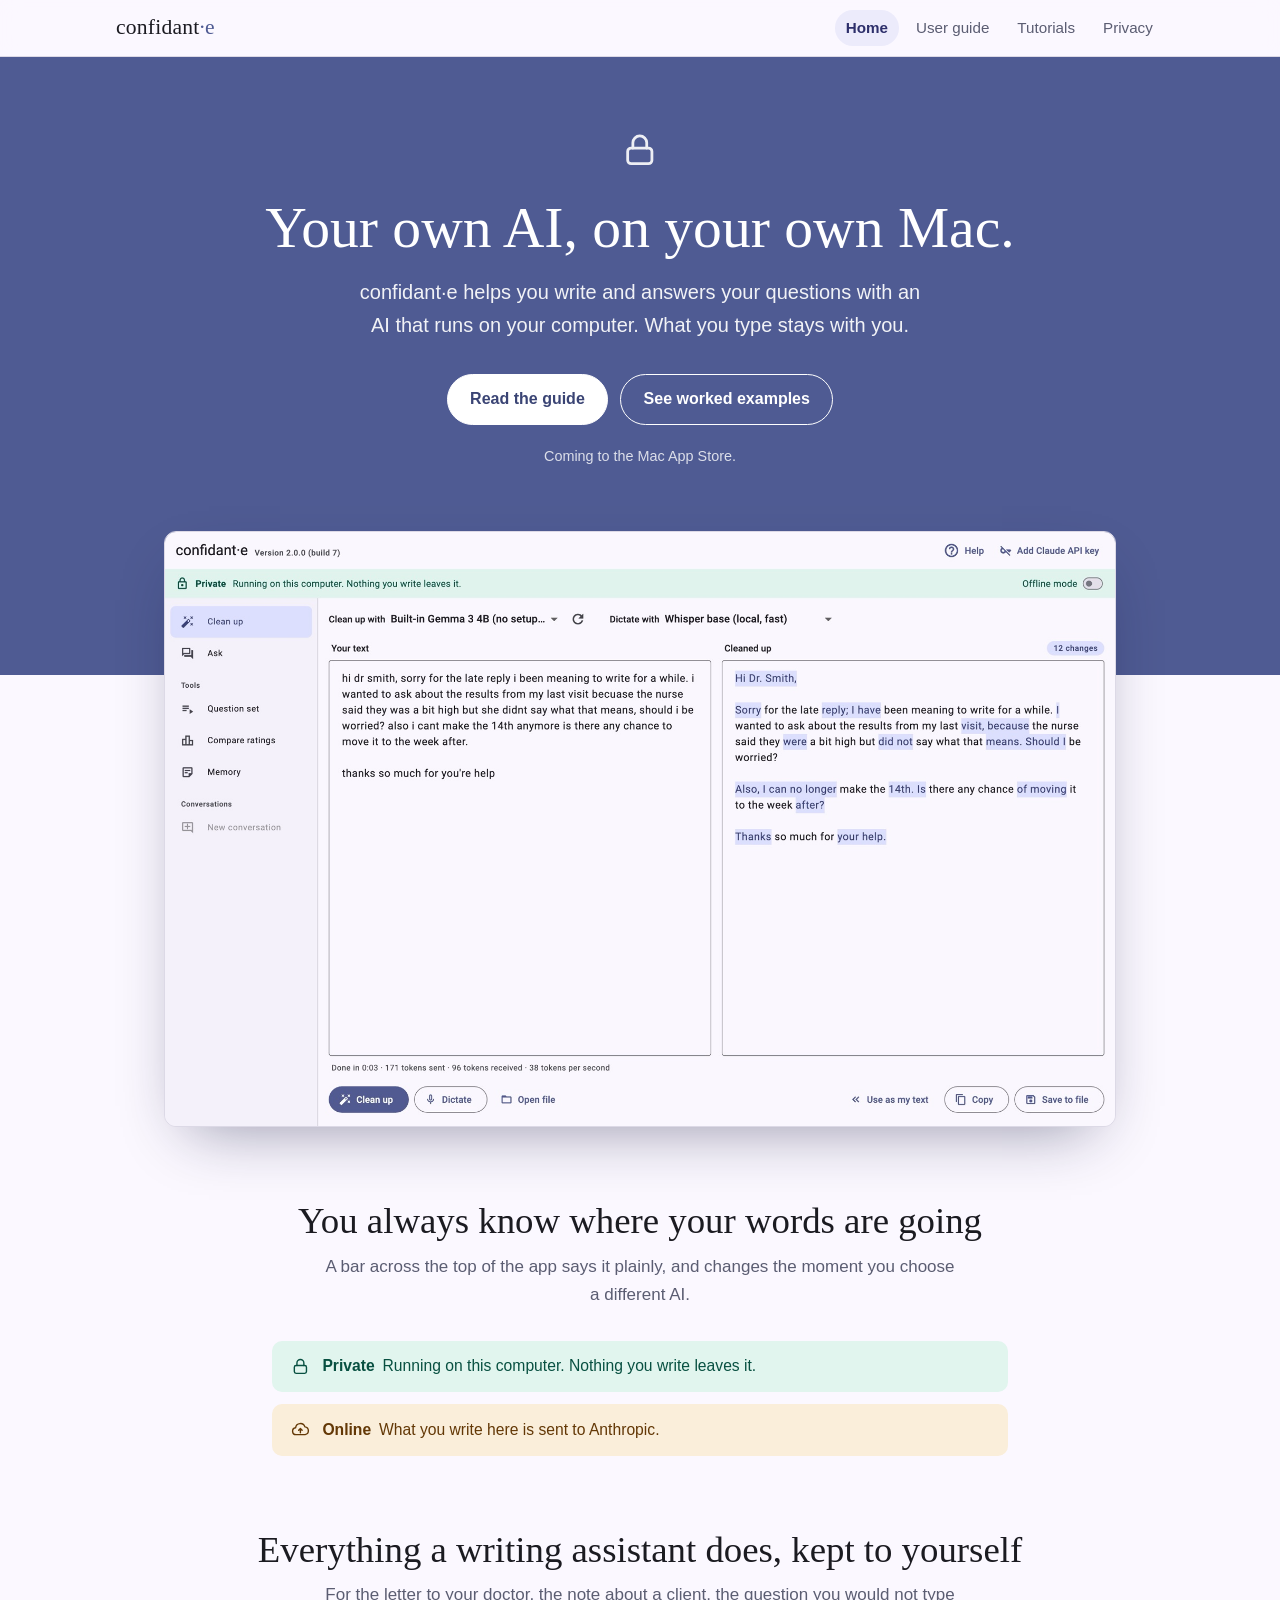
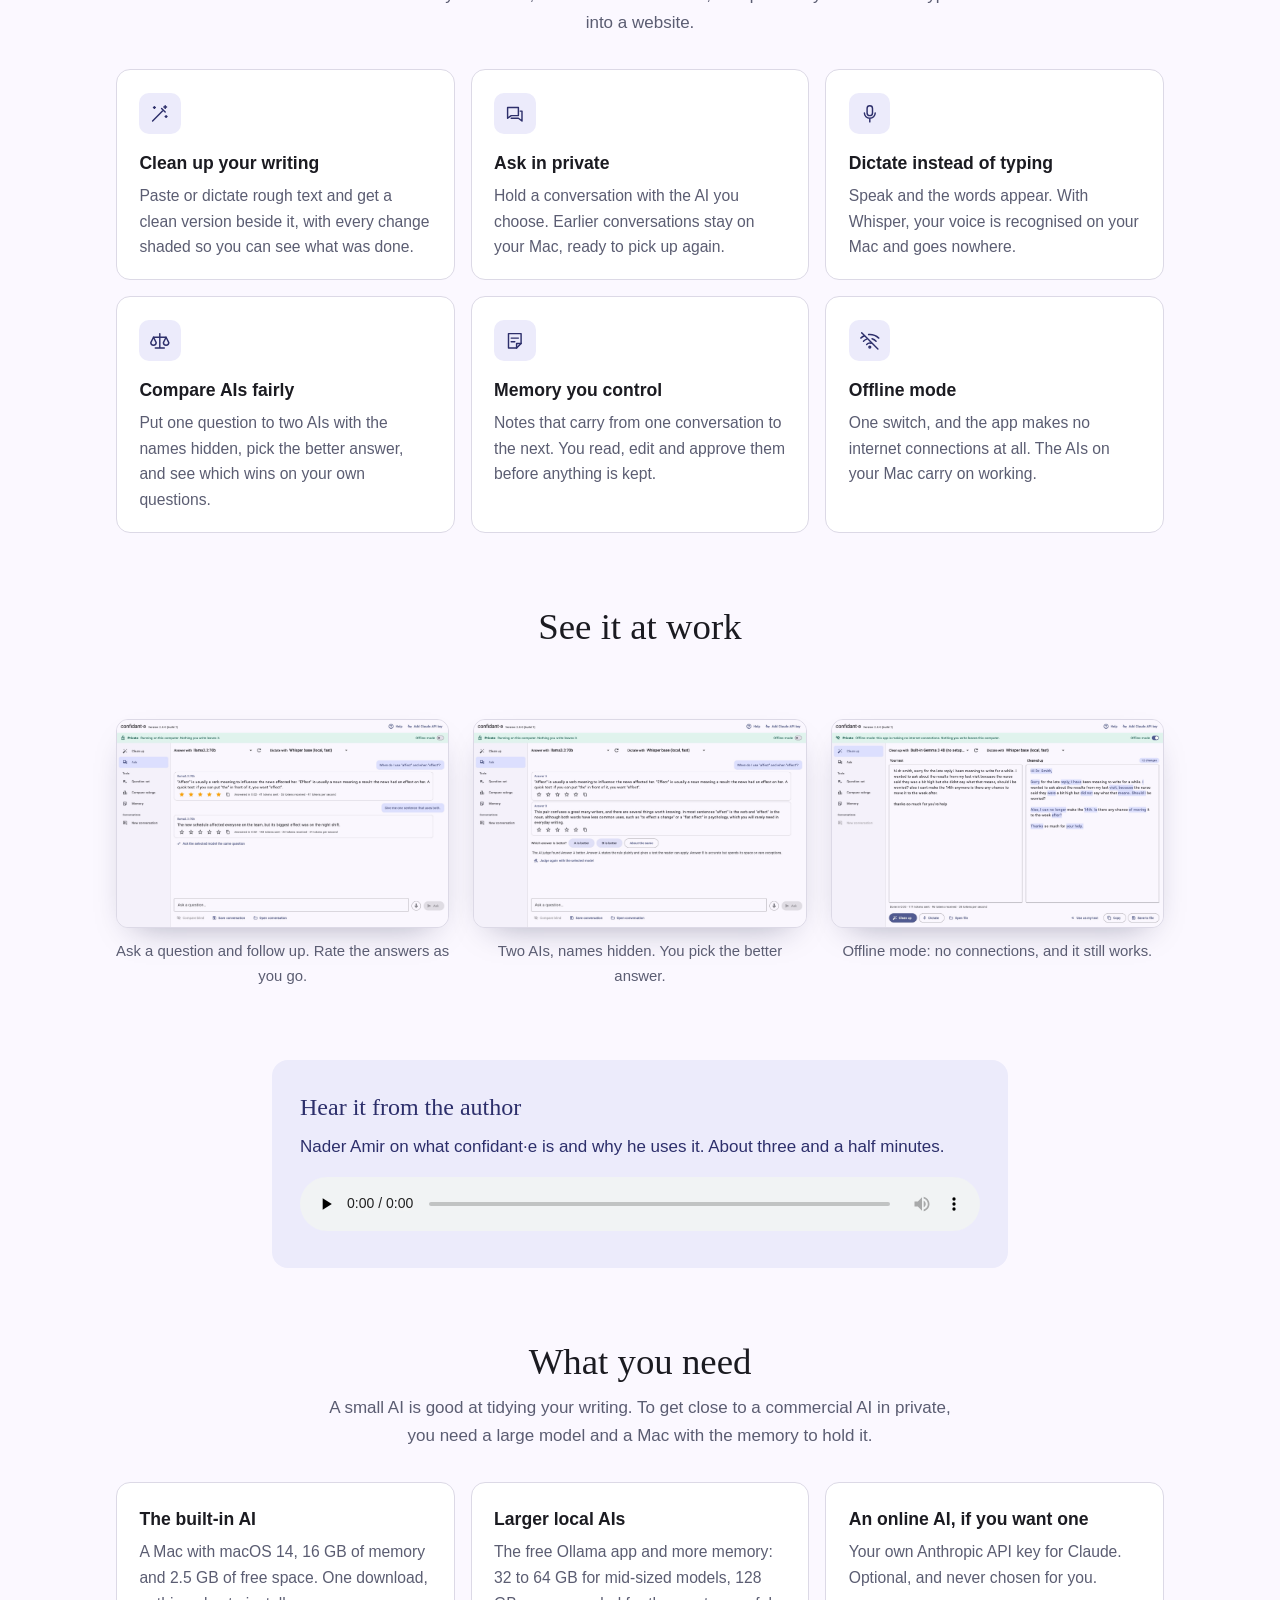
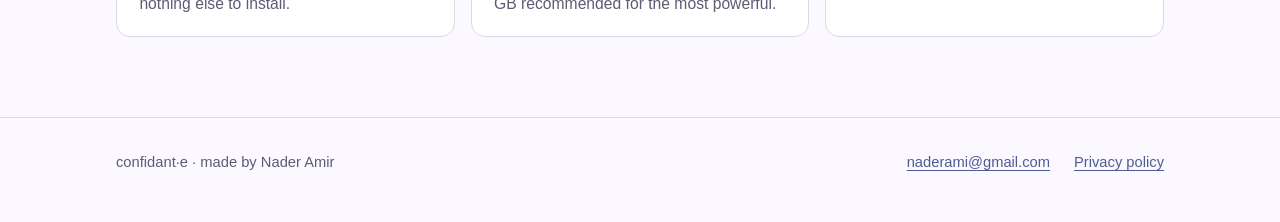
<file: index.html>
<!doctype html>
<html lang="en">
<head>
<meta charset="utf-8">
<meta name="viewport" content="width=device-width, initial-scale=1">
<title>confidant·e: your own AI, on your own Mac</title>
<meta name="description" content="A private writing and AI assistant for the Mac. The AI runs on your own computer, so what you type stays with you.">
<link rel="stylesheet" href="site.css">
</head>
<body>
<header class="top"><div class="wrap">
<a class="brand" href="./">confidant<span>·e</span></a>
<nav><a href="./" class=here>Home</a><a href="guide.html">User guide</a><a href="tutorials.html">Tutorials</a><a href="privacy.html">Privacy</a></nav>
</div></header>

<div class="hero"><div class="wrap">
<svg viewBox="0 0 24 24" fill="none" stroke="currentColor" stroke-width="1.6" stroke-linecap="round" stroke-linejoin="round" aria-hidden="true"><rect x="5" y="11" width="14" height="9" rx="2"/><path d="M8 11V8a4 4 0 0 1 8 0v3"/></svg>
<h1>Your own AI, on your own Mac.</h1>
<p class="lead">confidant·e helps you write and answers your questions with an AI that runs on your computer. What you type stays with you.</p>
<div class="buttons">
<a class="button solid" href="guide.html">Read the guide</a>
<a class="button line" href="tutorials.html">See worked examples</a>
</div>
<p class="soon">Coming to the Mac App Store.</p>
</div></div>
<div class="shot"><img src="img/01-clean-up.jpg" width="1800" height="1125" alt="confidant·e cleaning up a rough letter, with the changed words shaded and a green Private bar across the top"></div>

<section class="center"><div class="wrap">
<h2>You always know where your words are going</h2>
<p class="intro">A bar across the top of the app says it plainly, and changes the moment you choose a different AI.</p>
<div class="bars">
<div class="bar private"><svg viewBox="0 0 24 24" fill="none" stroke="currentColor" stroke-width="1.6" stroke-linecap="round" stroke-linejoin="round" aria-hidden="true"><rect x="5" y="11" width="14" height="9" rx="2"/><path d="M8 11V8a4 4 0 0 1 8 0v3"/></svg><span><b>Private</b>&ensp;Running on this computer. Nothing you write leaves it.</span></div>
<div class="bar online"><svg viewBox="0 0 24 24" fill="none" stroke="currentColor" stroke-width="1.6" stroke-linecap="round" stroke-linejoin="round" aria-hidden="true"><path d="M7 18a4 4 0 0 1-.5-7.97A5.5 5.5 0 0 1 17.2 9.1 4.5 4.5 0 0 1 17.5 18H7z"/><path d="M12 16v-5m0 0-2 2m2-2 2 2"/></svg><span><b>Online</b>&ensp;What you write here is sent to Anthropic.</span></div>
</div>
</div></section>

<section class="center"><div class="wrap">
<h2>Everything a writing assistant does, kept to yourself</h2>
<p class="intro">For the letter to your doctor, the note about a client, the question you would not type into a website.</p>
<div class="grid">
<div class="card"><div class="icon"><svg viewBox="0 0 24 24" fill="none" stroke="currentColor" stroke-width="1.6" stroke-linecap="round" stroke-linejoin="round" aria-hidden="true"><path d="m4 20 11-11"/><path d="m14 6 4 4"/><path d="M18 3v3m-1.5-1.5h3M6 4v2M5 5h2m12 9v2m-1-1h2"/></svg></div><h3>Clean up your writing</h3><p>Paste or dictate rough text and get a clean version beside it, with every change shaded so you can see what was done.</p></div>
<div class="card"><div class="icon"><svg viewBox="0 0 24 24" fill="none" stroke="currentColor" stroke-width="1.6" stroke-linecap="round" stroke-linejoin="round" aria-hidden="true"><path d="M4 5h12v9H8l-4 3z"/><path d="M8 17h8l4 3V9h-2"/></svg></div><h3>Ask in private</h3><p>Hold a conversation with the AI you choose. Earlier conversations stay on your Mac, ready to pick up again.</p></div>
<div class="card"><div class="icon"><svg viewBox="0 0 24 24" fill="none" stroke="currentColor" stroke-width="1.6" stroke-linecap="round" stroke-linejoin="round" aria-hidden="true"><rect x="9" y="3" width="6" height="11" rx="3"/><path d="M6 11a6 6 0 0 0 12 0M12 17v4"/></svg></div><h3>Dictate instead of typing</h3><p>Speak and the words appear. With Whisper, your voice is recognised on your Mac and goes nowhere.</p></div>
<div class="card"><div class="icon"><svg viewBox="0 0 24 24" fill="none" stroke="currentColor" stroke-width="1.6" stroke-linecap="round" stroke-linejoin="round" aria-hidden="true"><path d="M12 4v16M7 20h10M5 8h14"/><path d="m5 8-3 6a3 3 0 0 0 6 0zm14 0-3 6a3 3 0 0 0 6 0z"/></svg></div><h3>Compare AIs fairly</h3><p>Put one question to two AIs with the names hidden, pick the better answer, and see which wins on your own questions.</p></div>
<div class="card"><div class="icon"><svg viewBox="0 0 24 24" fill="none" stroke="currentColor" stroke-width="1.6" stroke-linecap="round" stroke-linejoin="round" aria-hidden="true"><path d="M5 4h14v11l-5 5H5z"/><path d="M14 20v-5h5M8 9h8M8 13h4"/></svg></div><h3>Memory you control</h3><p>Notes that carry from one conversation to the next. You read, edit and approve them before anything is kept.</p></div>
<div class="card"><div class="icon"><svg viewBox="0 0 24 24" fill="none" stroke="currentColor" stroke-width="1.6" stroke-linecap="round" stroke-linejoin="round" aria-hidden="true"><path d="M3 3l18 18"/><path d="M5 12.5a10 10 0 0 1 3.5-2.3M2 9a15 15 0 0 1 4-2.6M10.7 5.1A15 15 0 0 1 22 9M14.5 9.7A10 10 0 0 1 19 12.5M8.5 16a5 5 0 0 1 5-1.3"/><circle cx="12" cy="19" r="1"/></svg></div><h3>Offline mode</h3><p>One switch, and the app makes no internet connections at all. The AIs on your Mac carry on working.</p></div>
</div>
</div></section>

<section class="center"><div class="wrap">
<h2>See it at work</h2>
<p class="intro">&nbsp;</p>
<div class="gallery">
<figure><img loading="lazy" src="img/02-ask.jpg" width="1800" height="1125" alt="A conversation in Ask mode with a rated answer"><figcaption>Ask a question and follow up. Rate the answers as you go.</figcaption></figure>
<figure><img loading="lazy" src="img/03-compare-blind.jpg" width="1800" height="1125" alt="Two unnamed answers to the same question, with buttons to pick the better one"><figcaption>Two AIs, names hidden. You pick the better answer.</figcaption></figure>
<figure><img loading="lazy" src="img/05-offline-mode.jpg" width="1800" height="1125" alt="The app with Offline mode switched on"><figcaption>Offline mode: no connections, and it still works.</figcaption></figure>
</div>
</div></section>

<section><div class="wrap">
<div class="listen">
<h2>Hear it from the author</h2>
<p>Nader Amir on what confidant·e is and why he uses it. About three and a half minutes.</p>
<audio controls preload="none" src="audio/00-intro.m4a"></audio>
</div>
</div></section>
<section class="center"><div class="wrap">
<h2>What you need</h2>
<p class="intro">A small AI is good at tidying your writing. To get close to a commercial AI in private, you need a large model and a Mac with the memory to hold it.</p>
<div class="grid">
<div class="card"><h3 style="margin-top:0">The built-in AI</h3><p>A Mac with macOS 14, 16 GB of memory and 2.5 GB of free space. One download, nothing else to install.</p></div>
<div class="card"><h3 style="margin-top:0">Larger local AIs</h3><p>The free Ollama app and more memory: 32 to 64 GB for mid-sized models, 128 GB recommended for the most powerful.</p></div>
<div class="card"><h3 style="margin-top:0">An online AI, if you want one</h3><p>Your own Anthropic API key for Claude. Optional, and never chosen for you.</p></div>
</div>
</div></section>

<footer><div class="wrap">
<span>confidant·e · made by Nader Amir</span>
<a href="mailto:naderami@gmail.com">naderami@gmail.com</a>
<a href="privacy.html">Privacy policy</a>
</div></footer>
</body>
</html>
</file>
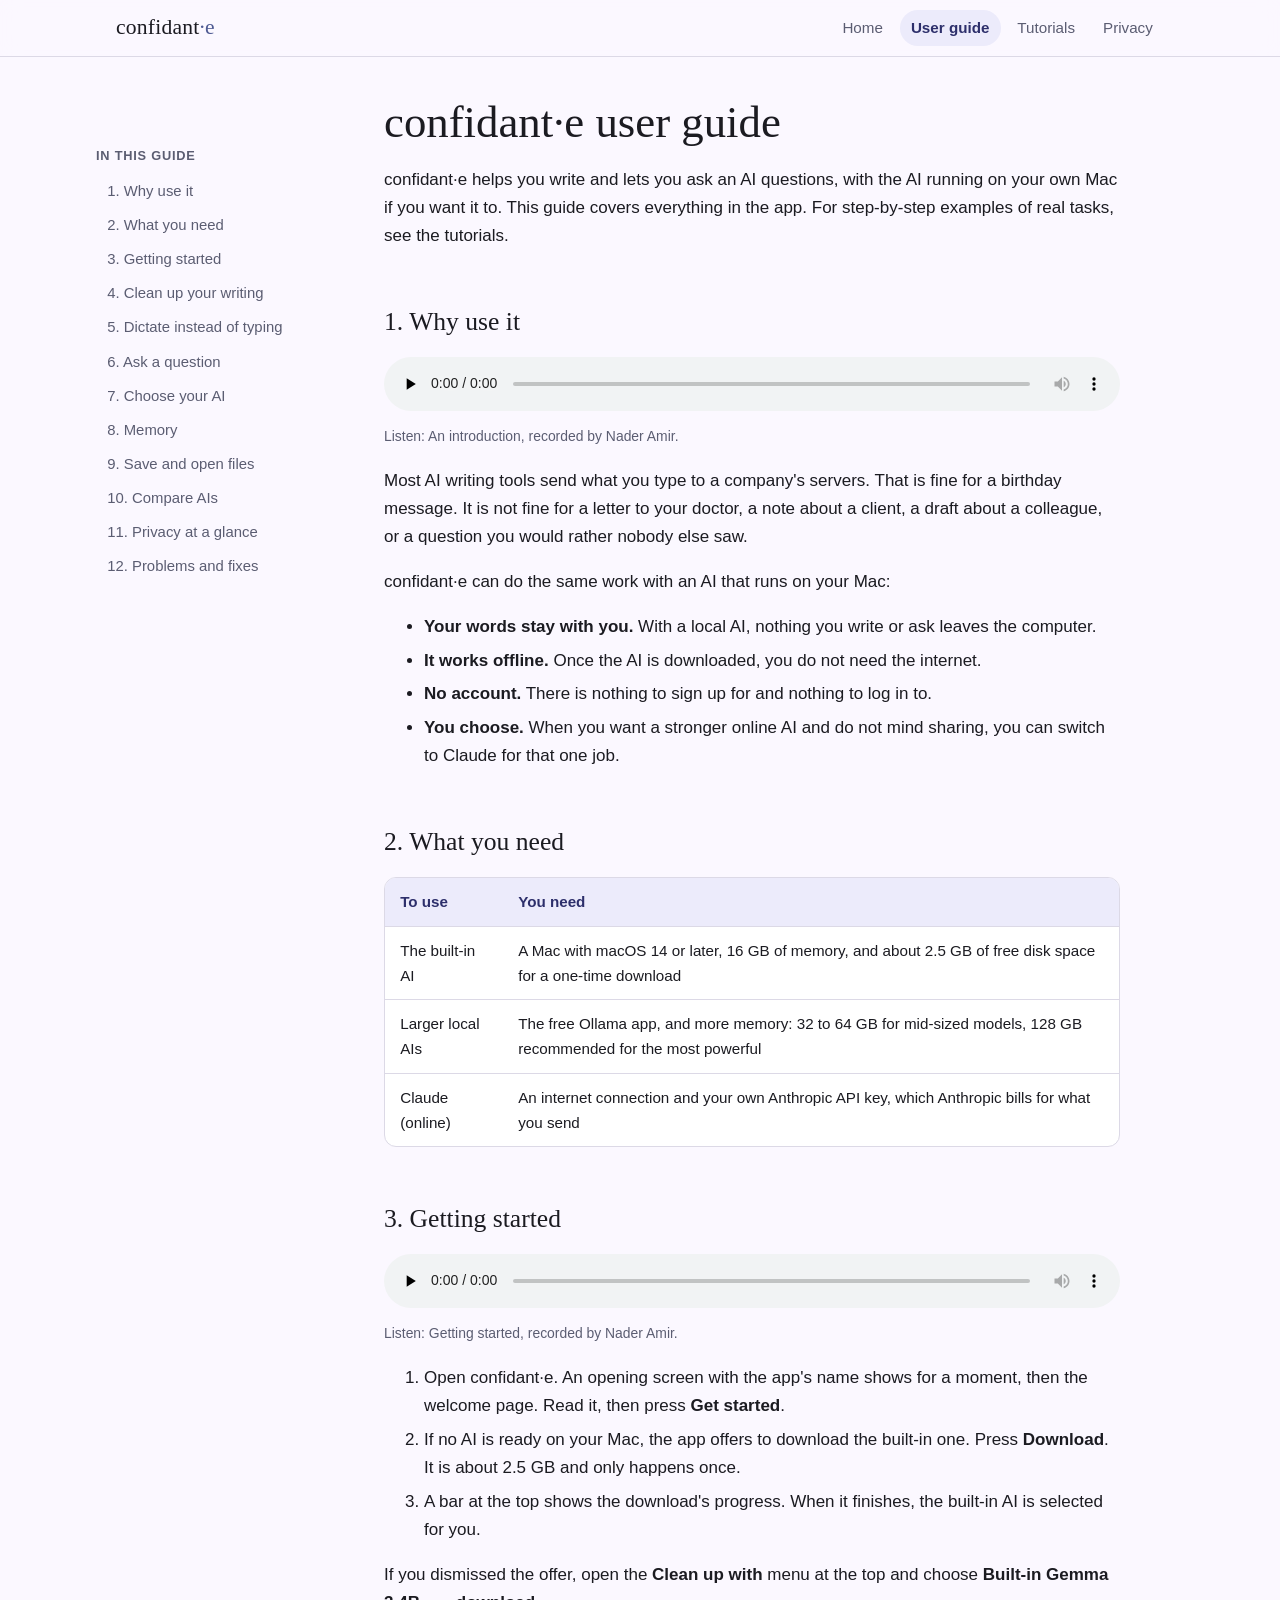
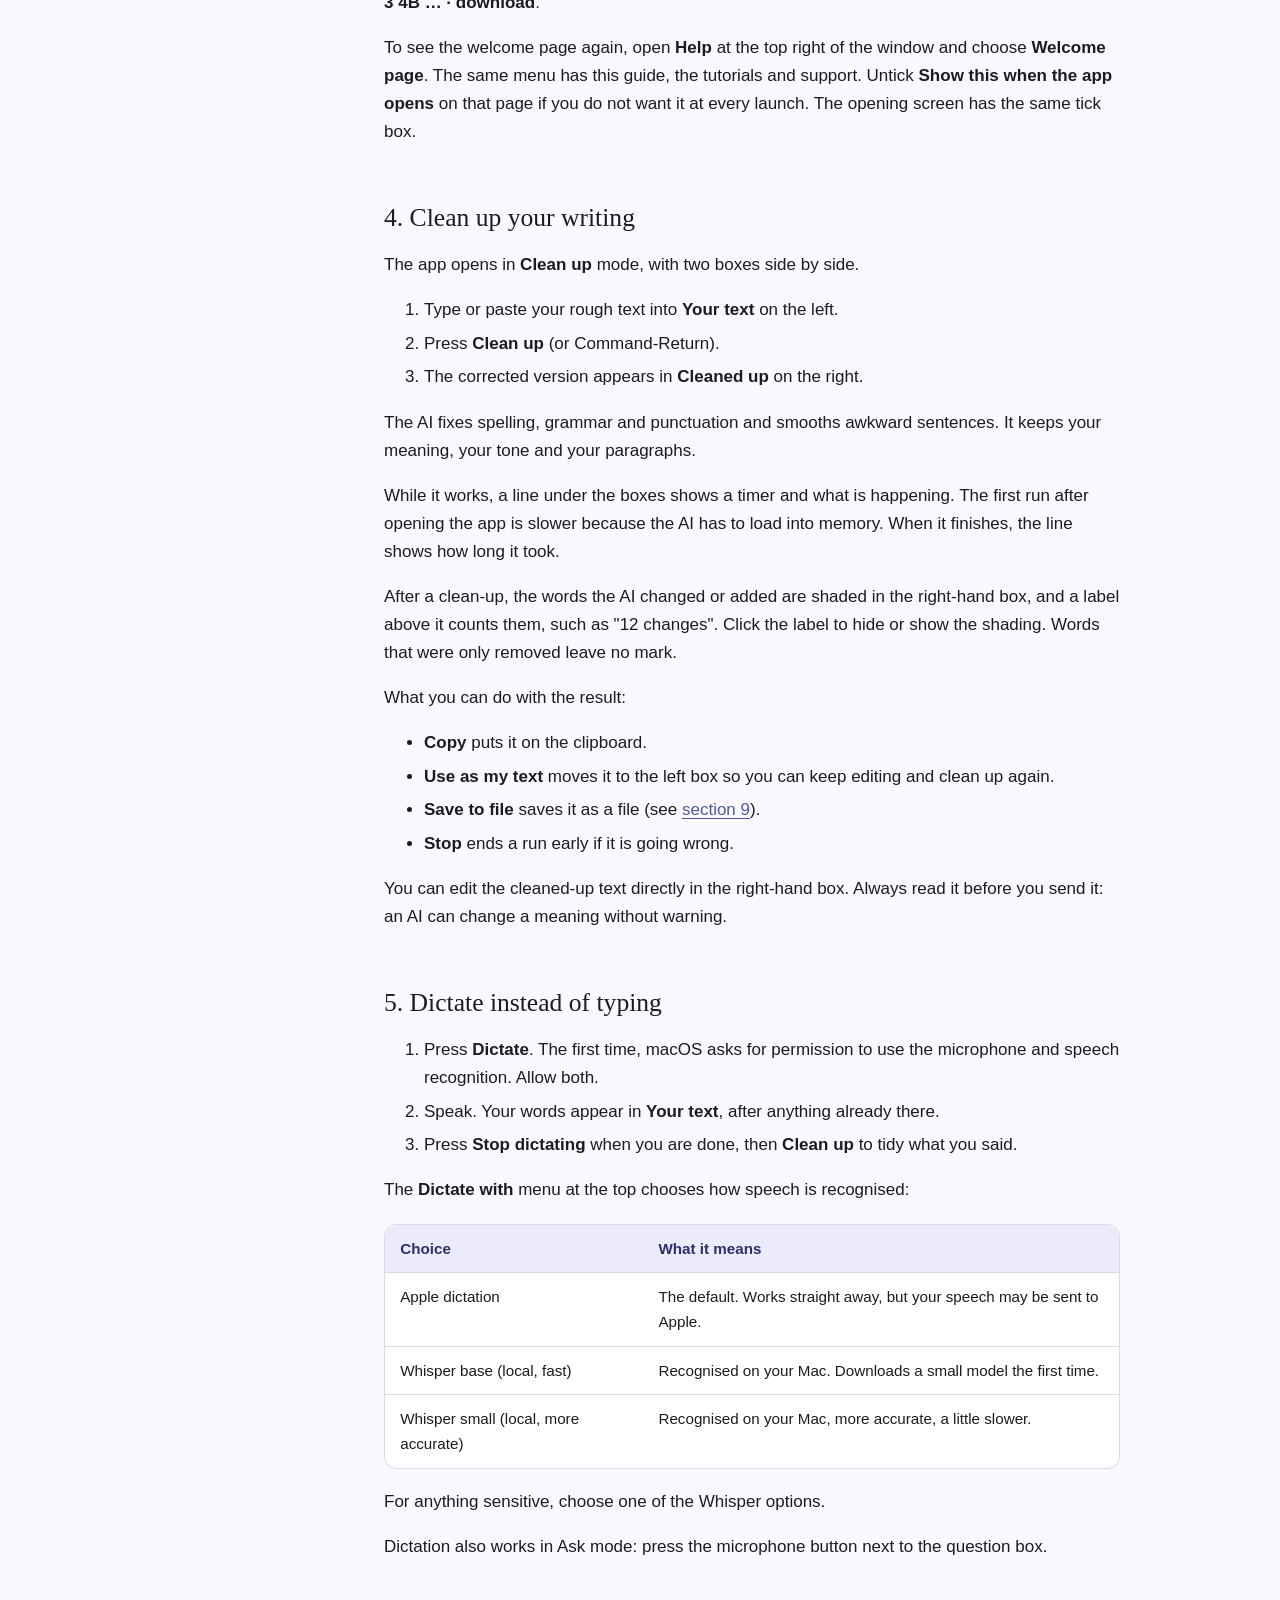
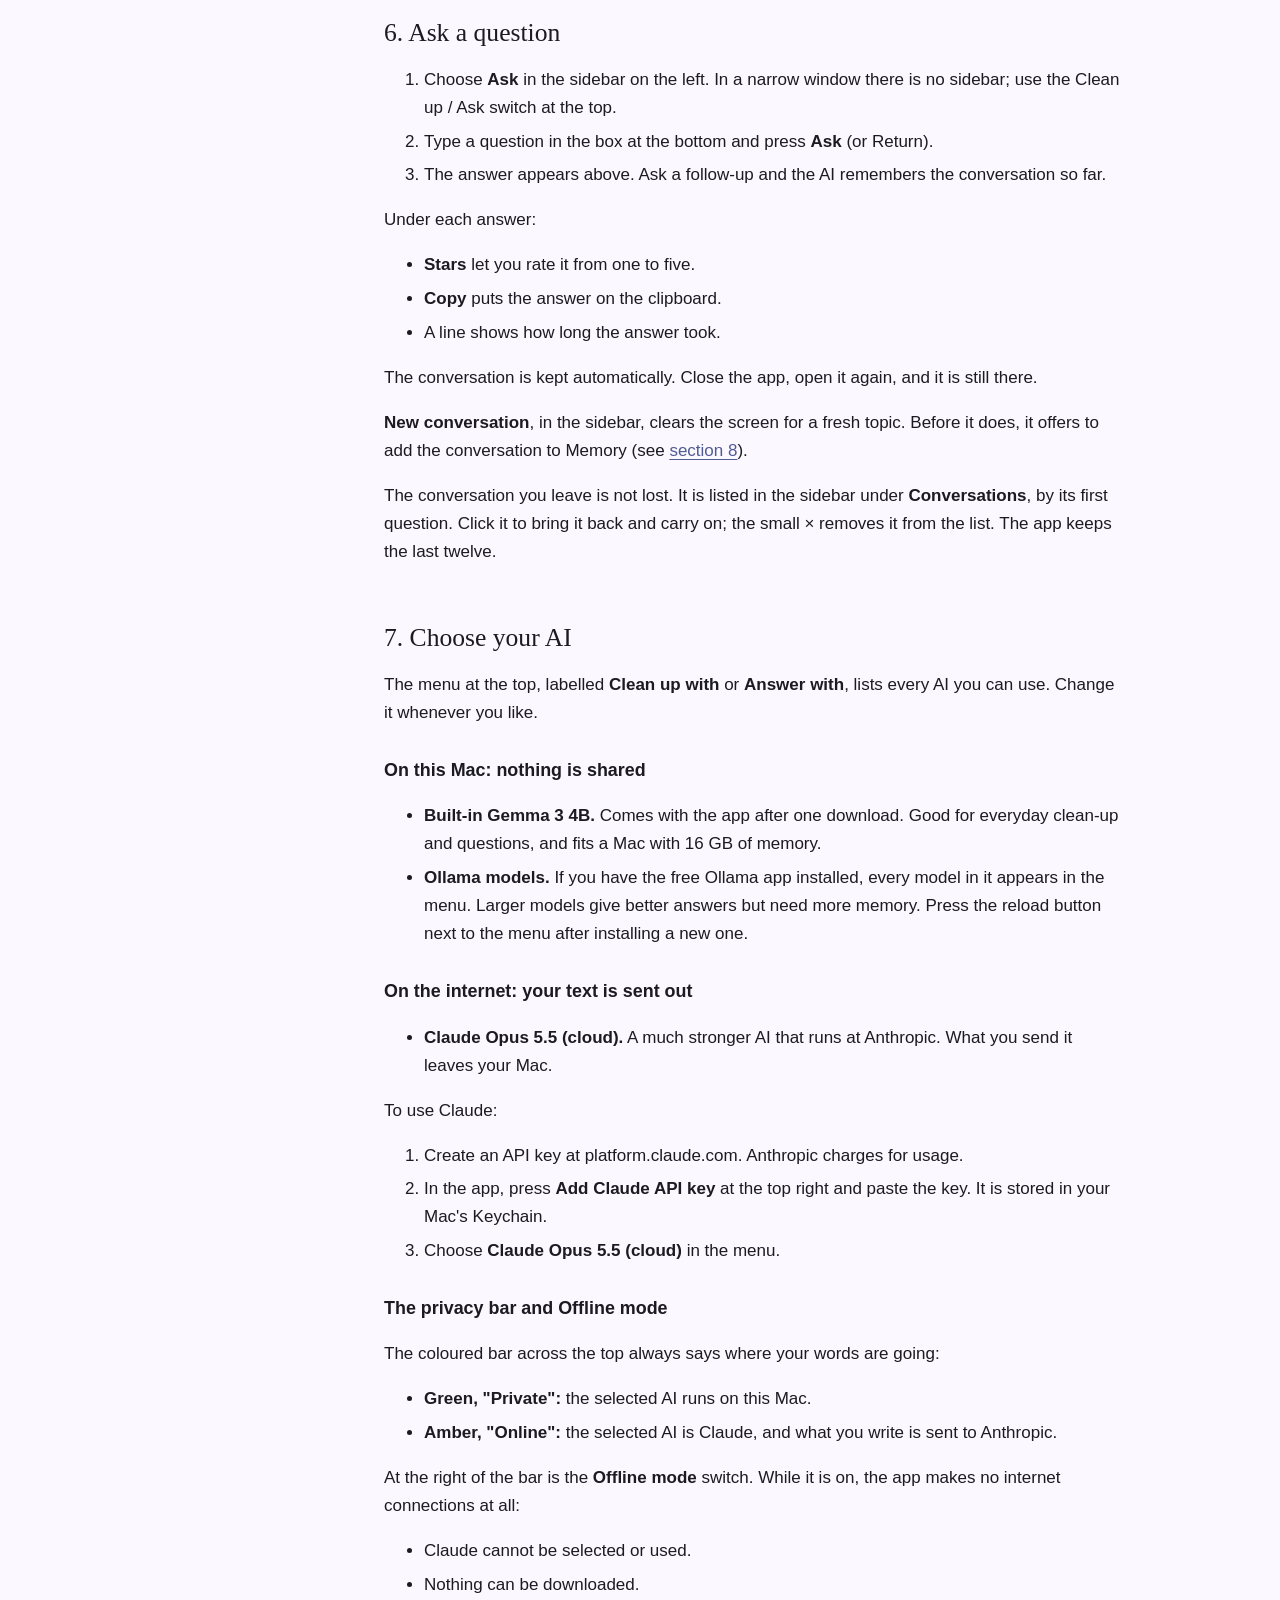
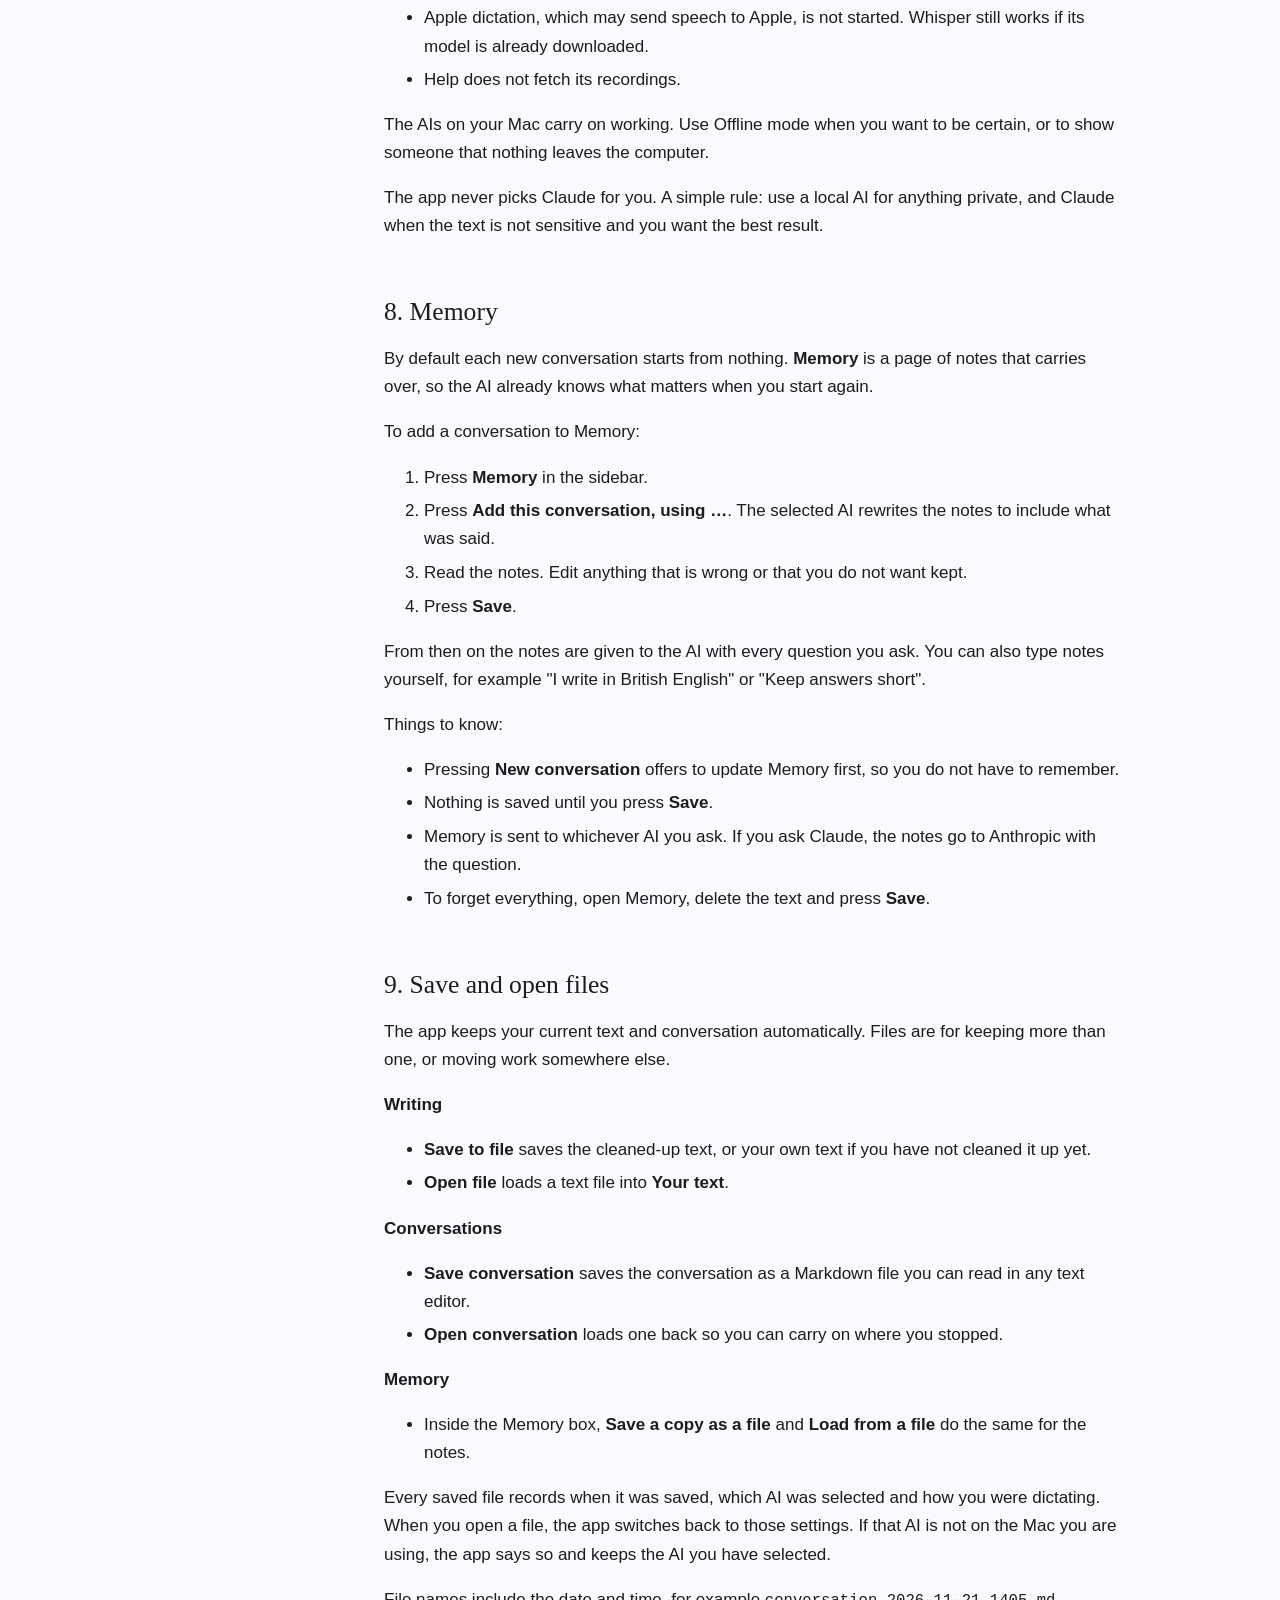
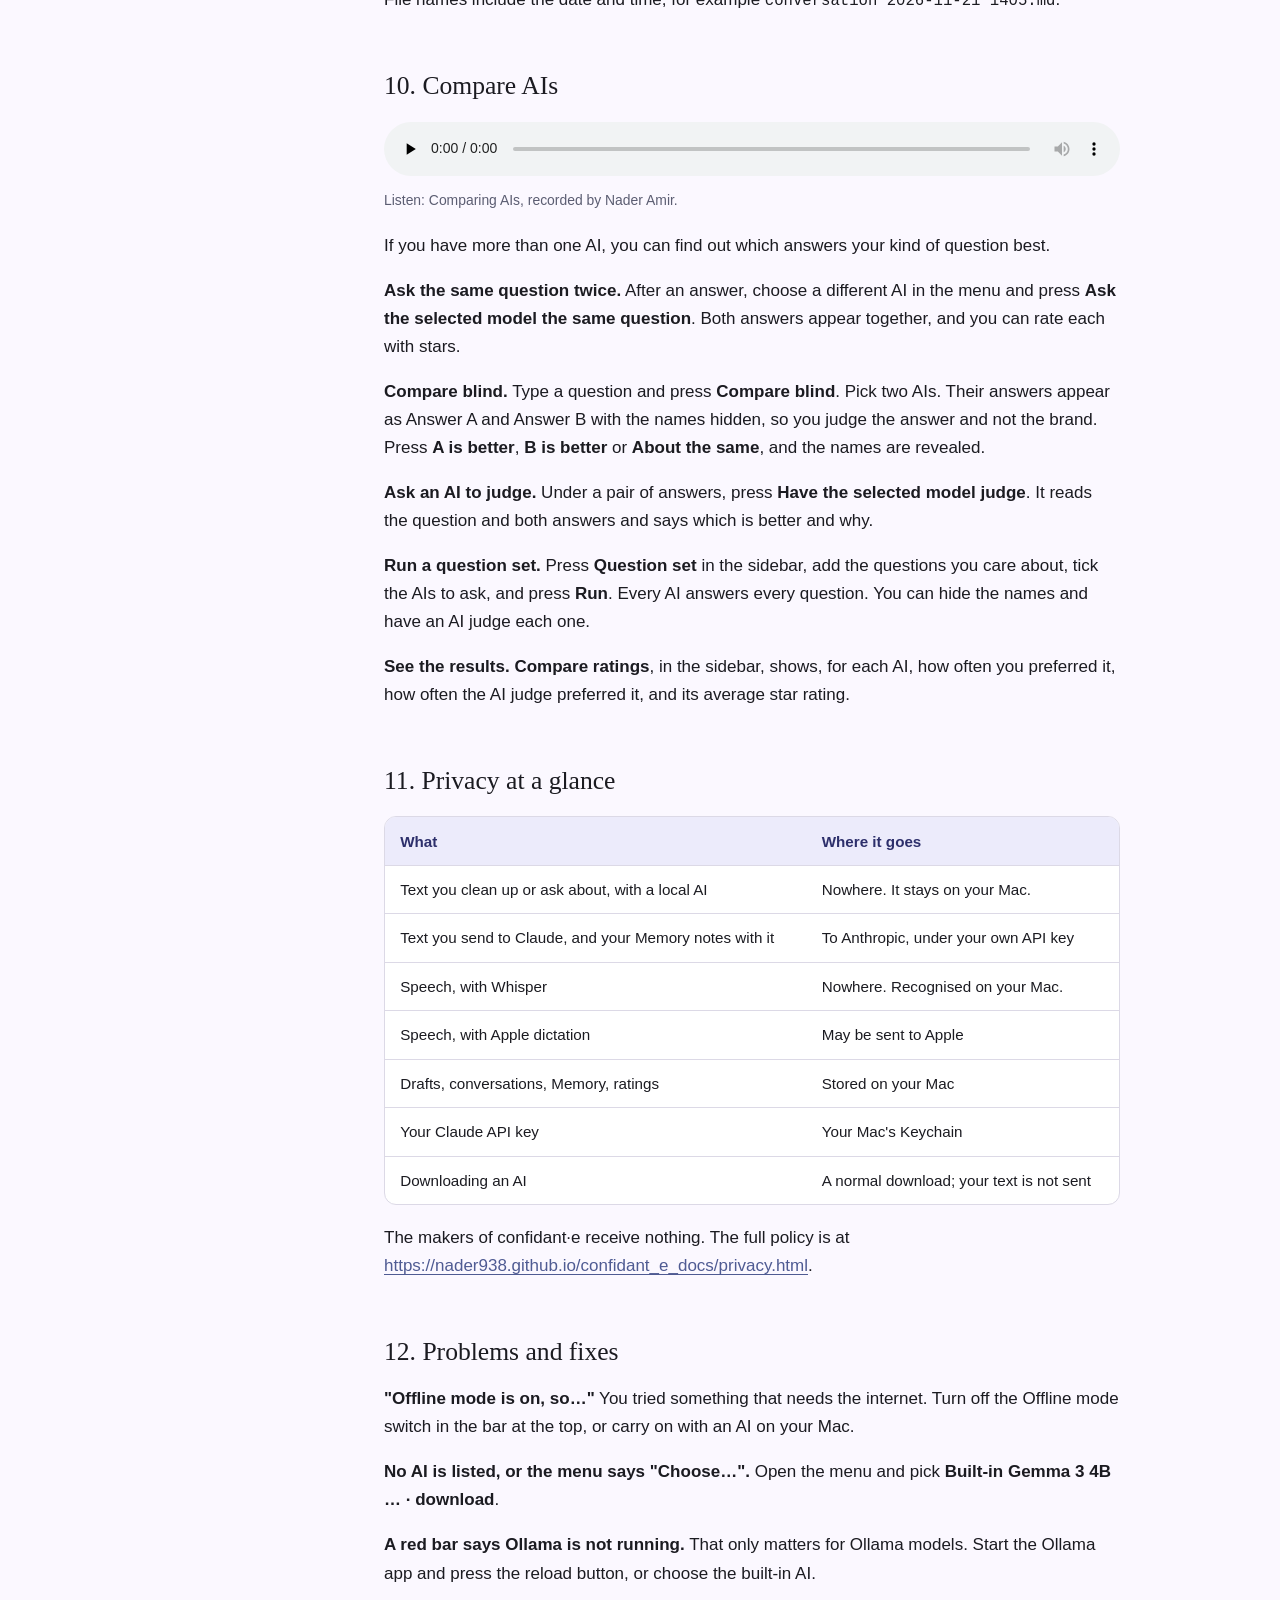
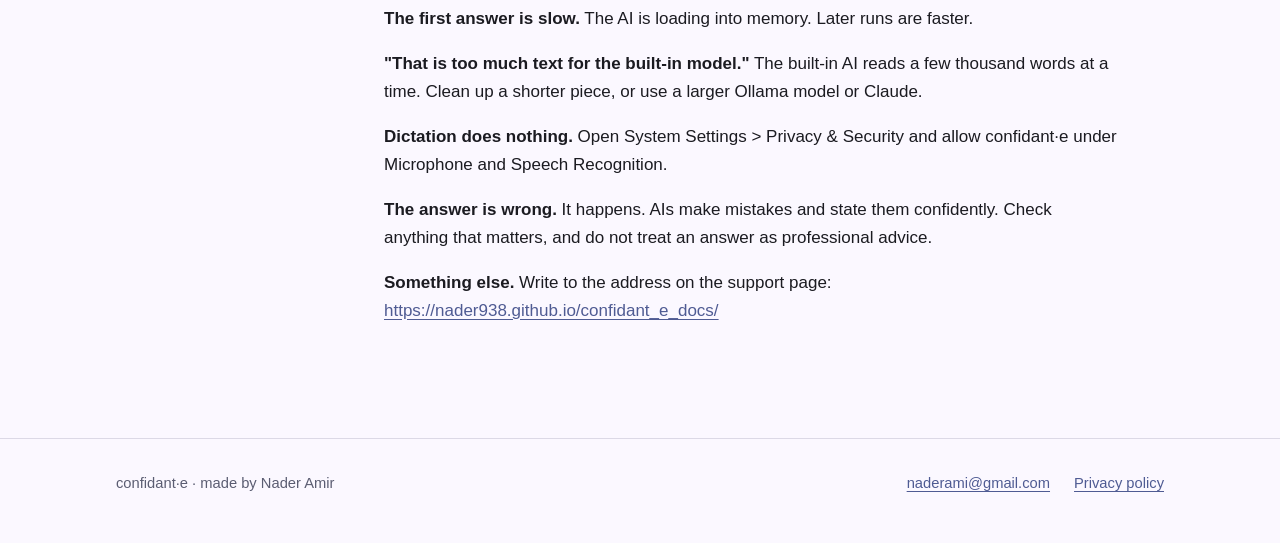
<file: guide.html>
<!doctype html>
<html lang="en">
<head>
<meta charset="utf-8">
<meta name="viewport" content="width=device-width, initial-scale=1">
<title>confidant·e user guide</title>
<meta name="description" content="Everything confidant·e does, section by section.">
<link rel="stylesheet" href="site.css">
</head>
<body>
<header class="top"><div class="wrap">
<a class="brand" href="./">confidant<span>·e</span></a>
<nav><a href="./">Home</a><a href="guide.html" class=here>User guide</a><a href="tutorials.html">Tutorials</a><a href="privacy.html">Privacy</a></nav>
</div></header>
<div class="wrap page"><div class="with-toc"><aside class="toc"><p>In this guide</p><a href="#1-why-use-it">1. Why use it</a><a href="#2-what-you-need">2. What you need</a><a href="#3-getting-started">3. Getting started</a><a href="#4-clean-up-your-writing">4. Clean up your writing</a><a href="#5-dictate-instead-of-typing">5. Dictate instead of typing</a><a href="#6-ask-a-question">6. Ask a question</a><a href="#7-choose-your-ai">7. Choose your AI</a><a href="#8-memory">8. Memory</a><a href="#9-save-and-open-files">9. Save and open files</a><a href="#10-compare-ais">10. Compare AIs</a><a href="#11-privacy-at-a-glance">11. Privacy at a glance</a><a href="#12-problems-and-fixes">12. Problems and fixes</a></aside><main><h1 id="confidante-user-guide">confidant·e user guide</h1>
<p>confidant·e helps you write and lets you ask an AI questions, with
the AI running on your own Mac if you want it to. This guide covers
everything in the app. For step-by-step examples of real tasks, see the
tutorials.</p>
<h2 id="1-why-use-it">1. Why use it</h2>
<audio controls preload="none" src="audio/00-intro.m4a"></audio>
<p class="note">Listen: An introduction, recorded by Nader Amir.</p>
<p>Most AI writing tools send what you type to a company's servers. That
is fine for a birthday message. It is not fine for a letter to your
doctor, a note about a client, a draft about a colleague, or a question
you would rather nobody else saw.</p>
<p>confidant·e can do the same work with an AI that runs on your
Mac:</p>
<ul>
<li><strong>Your words stay with you.</strong> With a local AI, nothing
you write or ask leaves the computer.</li>
<li><strong>It works offline.</strong> Once the AI is downloaded, you do
not need the internet.</li>
<li><strong>No account.</strong> There is nothing to sign up for and
nothing to log in to.</li>
<li><strong>You choose.</strong> When you want a stronger online AI and
do not mind sharing, you can switch to Claude for that one job.</li>
</ul>
<h2 id="2-what-you-need">2. What you need</h2>
<div class="table"><table>
<thead>
<tr>
<th>To use</th>
<th>You need</th>
</tr>
</thead>
<tbody>
<tr>
<td>The built-in AI</td>
<td>A Mac with macOS 14 or later, 16 GB of memory, and about 2.5 GB of
free disk space for a one-time download</td>
</tr>
<tr>
<td>Larger local AIs</td>
<td>The free Ollama app, and more memory: 32 to 64 GB for mid-sized
models, 128 GB recommended for the most powerful</td>
</tr>
<tr>
<td>Claude (online)</td>
<td>An internet connection and your own Anthropic API key, which
Anthropic bills for what you send</td>
</tr>
</tbody>
</table></div>
<h2 id="3-getting-started">3. Getting started</h2>
<audio controls preload="none" src="audio/02-getting-started.m4a"></audio>
<p class="note">Listen: Getting started, recorded by Nader Amir.</p>
<ol type="1">
<li>Open confidant·e. An opening screen with the app's name shows for a
moment, then the welcome page. Read it, then press <strong>Get
started</strong>.</li>
<li>If no AI is ready on your Mac, the app offers to download the
built-in one. Press <strong>Download</strong>. It is about 2.5 GB and
only happens once.</li>
<li>A bar at the top shows the download's progress. When it finishes,
the built-in AI is selected for you.</li>
</ol>
<p>If you dismissed the offer, open the <strong>Clean up with</strong>
menu at the top and choose <strong>Built-in Gemma 3 4B … ·
download</strong>.</p>
<p>To see the welcome page again, open <strong>Help</strong> at the top
right of the window and choose <strong>Welcome page</strong>. The same
menu has this guide, the tutorials and support. Untick <strong>Show this
when the app opens</strong> on that page if you do not want it at every
launch. The opening screen has the same tick box.</p>
<h2 id="4-clean-up-your-writing">4. Clean up your writing</h2>
<p>The app opens in <strong>Clean up</strong> mode, with two boxes side
by side.</p>
<ol type="1">
<li>Type or paste your rough text into <strong>Your text</strong> on the
left.</li>
<li>Press <strong>Clean up</strong> (or Command-Return).</li>
<li>The corrected version appears in <strong>Cleaned up</strong> on the
right.</li>
</ol>
<p>The AI fixes spelling, grammar and punctuation and smooths awkward
sentences. It keeps your meaning, your tone and your paragraphs.</p>
<p>While it works, a line under the boxes shows a timer and what is
happening. The first run after opening the app is slower because the AI
has to load into memory. When it finishes, the line shows how long it
took.</p>
<p>After a clean-up, the words the AI changed or added are shaded in the
right-hand box, and a label above it counts them, such as "12 changes".
Click the label to hide or show the shading. Words that were only
removed leave no mark.</p>
<p>What you can do with the result:</p>
<ul>
<li><strong>Copy</strong> puts it on the clipboard.</li>
<li><strong>Use as my text</strong> moves it to the left box so you can
keep editing and clean up again.</li>
<li><strong>Save to file</strong> saves it as a file (see <a
href="#9-save-and-open-files">section 9</a>).</li>
<li><strong>Stop</strong> ends a run early if it is going wrong.</li>
</ul>
<p>You can edit the cleaned-up text directly in the right-hand box.
Always read it before you send it: an AI can change a meaning without
warning.</p>
<h2 id="5-dictate-instead-of-typing">5. Dictate instead of typing</h2>
<ol type="1">
<li>Press <strong>Dictate</strong>. The first time, macOS asks for
permission to use the microphone and speech recognition. Allow
both.</li>
<li>Speak. Your words appear in <strong>Your text</strong>, after
anything already there.</li>
<li>Press <strong>Stop dictating</strong> when you are done, then
<strong>Clean up</strong> to tidy what you said.</li>
</ol>
<p>The <strong>Dictate with</strong> menu at the top chooses how speech
is recognised:</p>
<div class="table"><table>
<thead>
<tr>
<th>Choice</th>
<th>What it means</th>
</tr>
</thead>
<tbody>
<tr>
<td>Apple dictation</td>
<td>The default. Works straight away, but your speech may be sent to
Apple.</td>
</tr>
<tr>
<td>Whisper base (local, fast)</td>
<td>Recognised on your Mac. Downloads a small model the first time.</td>
</tr>
<tr>
<td>Whisper small (local, more accurate)</td>
<td>Recognised on your Mac, more accurate, a little slower.</td>
</tr>
</tbody>
</table></div>
<p>For anything sensitive, choose one of the Whisper options.</p>
<p>Dictation also works in Ask mode: press the microphone button next to
the question box.</p>
<h2 id="6-ask-a-question">6. Ask a question</h2>
<ol type="1">
<li>Choose <strong>Ask</strong> in the sidebar on the left. In a narrow
window there is no sidebar; use the Clean up / Ask switch at the
top.</li>
<li>Type a question in the box at the bottom and press
<strong>Ask</strong> (or Return).</li>
<li>The answer appears above. Ask a follow-up and the AI remembers the
conversation so far.</li>
</ol>
<p>Under each answer:</p>
<ul>
<li><strong>Stars</strong> let you rate it from one to five.</li>
<li><strong>Copy</strong> puts the answer on the clipboard.</li>
<li>A line shows how long the answer took.</li>
</ul>
<p>The conversation is kept automatically. Close the app, open it again,
and it is still there.</p>
<p><strong>New conversation</strong>, in the sidebar, clears the screen
for a fresh topic. Before it does, it offers to add the conversation to
Memory (see <a href="#8-memory">section 8</a>).</p>
<p>The conversation you leave is not lost. It is listed in the sidebar
under <strong>Conversations</strong>, by its first question. Click it to
bring it back and carry on; the small × removes it from the list. The
app keeps the last twelve.</p>
<h2 id="7-choose-your-ai">7. Choose your AI</h2>
<p>The menu at the top, labelled <strong>Clean up with</strong> or
<strong>Answer with</strong>, lists every AI you can use. Change it
whenever you like.</p>
<h3 id="on-this-mac-nothing-is-shared">On this Mac: nothing is
shared</h3>
<ul>
<li><strong>Built-in Gemma 3 4B.</strong> Comes with the app after one
download. Good for everyday clean-up and questions, and fits a Mac with
16 GB of memory.</li>
<li><strong>Ollama models.</strong> If you have the free Ollama app
installed, every model in it appears in the menu. Larger models give
better answers but need more memory. Press the reload button next to the
menu after installing a new one.</li>
</ul>
<h3 id="on-the-internet-your-text-is-sent-out">On the internet: your
text is sent out</h3>
<ul>
<li><strong>Claude Opus 5.5 (cloud).</strong> A much stronger AI that
runs at Anthropic. What you send it leaves your Mac.</li>
</ul>
<p>To use Claude:</p>
<ol type="1">
<li>Create an API key at platform.claude.com. Anthropic charges for
usage.</li>
<li>In the app, press <strong>Add Claude API key</strong> at the top
right and paste the key. It is stored in your Mac's Keychain.</li>
<li>Choose <strong>Claude Opus 5.5 (cloud)</strong> in the menu.</li>
</ol>
<h3 id="the-privacy-bar-and-offline-mode">The privacy bar and Offline
mode</h3>
<p>The coloured bar across the top always says where your words are
going:</p>
<ul>
<li><strong>Green, "Private":</strong> the selected AI runs on this
Mac.</li>
<li><strong>Amber, "Online":</strong> the selected AI is Claude, and
what you write is sent to Anthropic.</li>
</ul>
<p>At the right of the bar is the <strong>Offline mode</strong> switch.
While it is on, the app makes no internet connections at all:</p>
<ul>
<li>Claude cannot be selected or used.</li>
<li>Nothing can be downloaded.</li>
<li>Apple dictation, which may send speech to Apple, is not started.
Whisper still works if its model is already downloaded.</li>
<li>Help does not fetch its recordings.</li>
</ul>
<p>The AIs on your Mac carry on working. Use Offline mode when you want
to be certain, or to show someone that nothing leaves the computer.</p>
<p>The app never picks Claude for you. A simple rule: use a local AI for
anything private, and Claude when the text is not sensitive and you want
the best result.</p>
<h2 id="8-memory">8. Memory</h2>
<p>By default each new conversation starts from nothing.
<strong>Memory</strong> is a page of notes that carries over, so the AI
already knows what matters when you start again.</p>
<p>To add a conversation to Memory:</p>
<ol type="1">
<li>Press <strong>Memory</strong> in the sidebar.</li>
<li>Press <strong>Add this conversation, using …</strong>. The selected
AI rewrites the notes to include what was said.</li>
<li>Read the notes. Edit anything that is wrong or that you do not want
kept.</li>
<li>Press <strong>Save</strong>.</li>
</ol>
<p>From then on the notes are given to the AI with every question you
ask. You can also type notes yourself, for example "I write in British
English" or "Keep answers short".</p>
<p>Things to know:</p>
<ul>
<li>Pressing <strong>New conversation</strong> offers to update Memory
first, so you do not have to remember.</li>
<li>Nothing is saved until you press <strong>Save</strong>.</li>
<li>Memory is sent to whichever AI you ask. If you ask Claude, the notes
go to Anthropic with the question.</li>
<li>To forget everything, open Memory, delete the text and press
<strong>Save</strong>.</li>
</ul>
<h2 id="9-save-and-open-files">9. Save and open files</h2>
<p>The app keeps your current text and conversation automatically. Files
are for keeping more than one, or moving work somewhere else.</p>
<p><strong>Writing</strong></p>
<ul>
<li><strong>Save to file</strong> saves the cleaned-up text, or your own
text if you have not cleaned it up yet.</li>
<li><strong>Open file</strong> loads a text file into <strong>Your
text</strong>.</li>
</ul>
<p><strong>Conversations</strong></p>
<ul>
<li><strong>Save conversation</strong> saves the conversation as a
Markdown file you can read in any text editor.</li>
<li><strong>Open conversation</strong> loads one back so you can carry
on where you stopped.</li>
</ul>
<p><strong>Memory</strong></p>
<ul>
<li>Inside the Memory box, <strong>Save a copy as a file</strong> and
<strong>Load from a file</strong> do the same for the notes.</li>
</ul>
<p>Every saved file records when it was saved, which AI was selected and
how you were dictating. When you open a file, the app switches back to
those settings. If that AI is not on the Mac you are using, the app says
so and keeps the AI you have selected.</p>
<p>File names include the date and time, for example
<code>conversation 2026-11-21 1405.md</code>.</p>
<h2 id="10-compare-ais">10. Compare AIs</h2>
<audio controls preload="none" src="audio/09-comparing-ais.m4a"></audio>
<p class="note">Listen: Comparing AIs, recorded by Nader Amir.</p>
<p>If you have more than one AI, you can find out which answers your
kind of question best.</p>
<p><strong>Ask the same question twice.</strong> After an answer, choose
a different AI in the menu and press <strong>Ask the selected model the
same question</strong>. Both answers appear together, and you can rate
each with stars.</p>
<p><strong>Compare blind.</strong> Type a question and press
<strong>Compare blind</strong>. Pick two AIs. Their answers appear as
Answer A and Answer B with the names hidden, so you judge the answer and
not the brand. Press <strong>A is better</strong>, <strong>B is
better</strong> or <strong>About the same</strong>, and the names are
revealed.</p>
<p><strong>Ask an AI to judge.</strong> Under a pair of answers, press
<strong>Have the selected model judge</strong>. It reads the question
and both answers and says which is better and why.</p>
<p><strong>Run a question set.</strong> Press <strong>Question
set</strong> in the sidebar, add the questions you care about, tick the
AIs to ask, and press <strong>Run</strong>. Every AI answers every
question. You can hide the names and have an AI judge each one.</p>
<p><strong>See the results.</strong> <strong>Compare ratings</strong>,
in the sidebar, shows, for each AI, how often you preferred it, how
often the AI judge preferred it, and its average star rating.</p>
<h2 id="11-privacy-at-a-glance">11. Privacy at a glance</h2>
<div class="table"><table>
<thead>
<tr>
<th>What</th>
<th>Where it goes</th>
</tr>
</thead>
<tbody>
<tr>
<td>Text you clean up or ask about, with a local AI</td>
<td>Nowhere. It stays on your Mac.</td>
</tr>
<tr>
<td>Text you send to Claude, and your Memory notes with it</td>
<td>To Anthropic, under your own API key</td>
</tr>
<tr>
<td>Speech, with Whisper</td>
<td>Nowhere. Recognised on your Mac.</td>
</tr>
<tr>
<td>Speech, with Apple dictation</td>
<td>May be sent to Apple</td>
</tr>
<tr>
<td>Drafts, conversations, Memory, ratings</td>
<td>Stored on your Mac</td>
</tr>
<tr>
<td>Your Claude API key</td>
<td>Your Mac's Keychain</td>
</tr>
<tr>
<td>Downloading an AI</td>
<td>A normal download; your text is not sent</td>
</tr>
</tbody>
</table></div>
<p>The makers of confidant·e receive nothing. The full policy is at <a
href="https://nader938.github.io/confidant_e_docs/privacy.html">https://nader938.github.io/confidant_e_docs/privacy.html</a>.</p>
<h2 id="12-problems-and-fixes">12. Problems and fixes</h2>
<p><strong>"Offline mode is on, so…"</strong> You tried something that
needs the internet. Turn off the Offline mode switch in the bar at the
top, or carry on with an AI on your Mac.</p>
<p><strong>No AI is listed, or the menu says "Choose…".</strong> Open
the menu and pick <strong>Built-in Gemma 3 4B … · download</strong>.</p>
<p><strong>A red bar says Ollama is not running.</strong> That only
matters for Ollama models. Start the Ollama app and press the reload
button, or choose the built-in AI.</p>
<p><strong>The first answer is slow.</strong> The AI is loading into
memory. Later runs are faster.</p>
<p><strong>"That is too much text for the built-in model."</strong> The
built-in AI reads a few thousand words at a time. Clean up a shorter
piece, or use a larger Ollama model or Claude.</p>
<p><strong>Dictation does nothing.</strong> Open System Settings &gt;
Privacy &amp; Security and allow confidant·e under Microphone and Speech
Recognition.</p>
<p><strong>The answer is wrong.</strong> It happens. AIs make mistakes
and state them confidently. Check anything that matters, and do not
treat an answer as professional advice.</p>
<p><strong>Something else.</strong> Write to the address on the support
page: <a
href="https://nader938.github.io/confidant_e_docs/">https://nader938.github.io/confidant_e_docs/</a></p>
</main></div></div>
<footer><div class="wrap">
<span>confidant·e · made by Nader Amir</span>
<a href="mailto:naderami@gmail.com">naderami@gmail.com</a>
<a href="privacy.html">Privacy policy</a>
</div></footer>
</body>
</html>
</file>
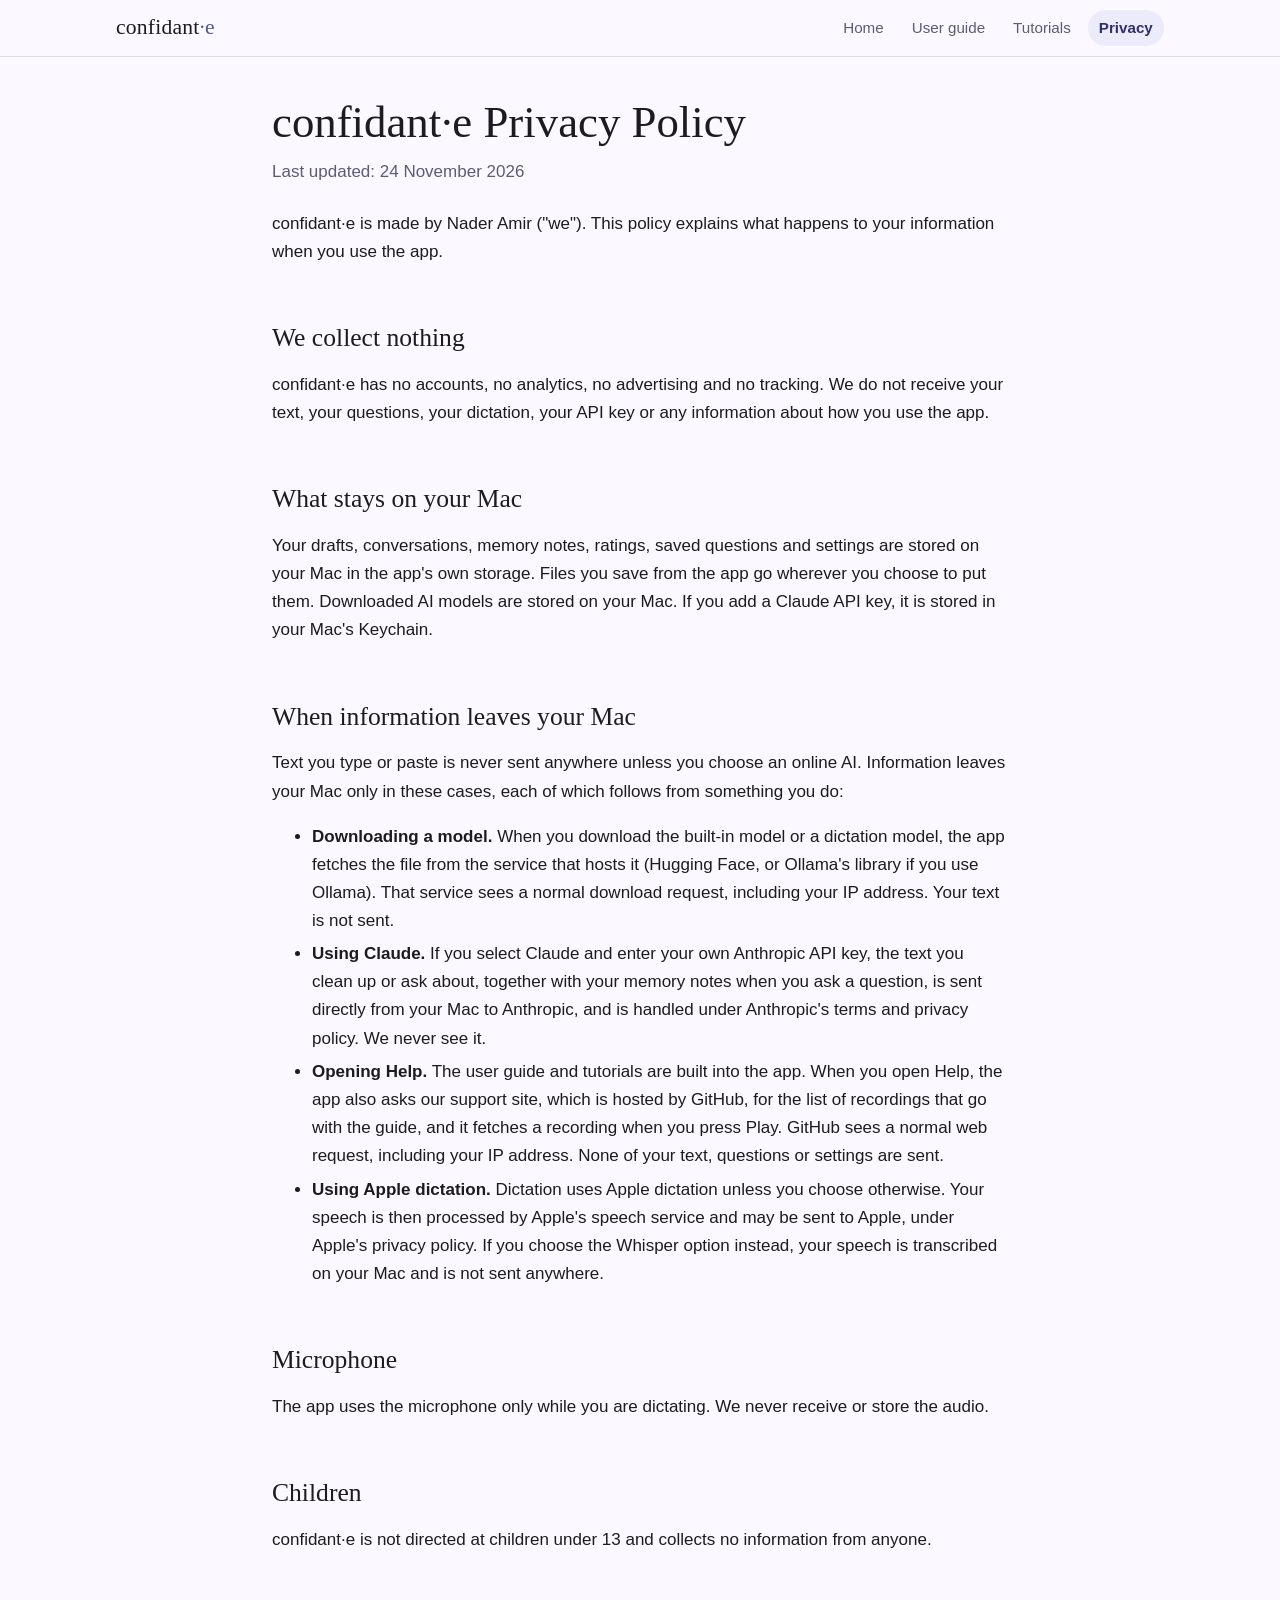
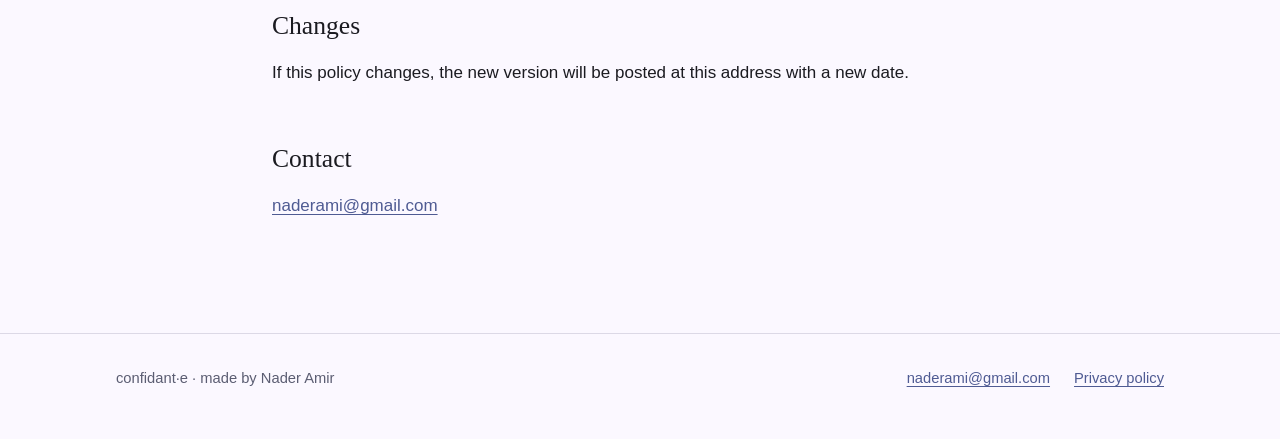
<file: privacy.html>
<!doctype html>
<html lang="en">
<head>
<meta charset="utf-8">
<meta name="viewport" content="width=device-width, initial-scale=1">
<title>confidant·e privacy policy</title>
<meta name="description" content="What happens to your information when you use confidant·e.">
<link rel="stylesheet" href="site.css">
</head>
<body>
<header class="top"><div class="wrap">
<a class="brand" href="./">confidant<span>·e</span></a>
<nav><a href="./">Home</a><a href="guide.html">User guide</a><a href="tutorials.html">Tutorials</a><a href="privacy.html" class=here>Privacy</a></nav>
</div></header>
<div class="wrap narrow page"><h1>confidant·e Privacy Policy</h1>
<p class="sub">Last updated: 24 November 2026</p>
<p>confidant·e is made by Nader Amir ("we"). This policy explains what happens to your information when you use the app.</p>
<h2>We collect nothing</h2>
<p>confidant·e has no accounts, no analytics, no advertising and no tracking. We do not receive your text, your questions, your dictation, your API key or any information about how you use the app.</p>
<h2>What stays on your Mac</h2>
<p>Your drafts, conversations, memory notes, ratings, saved questions and settings are stored on your Mac in the app's own storage. Files you save from the app go wherever you choose to put them. Downloaded AI models are stored on your Mac. If you add a Claude API key, it is stored in your Mac's Keychain.</p>
<h2>When information leaves your Mac</h2>
<p>Text you type or paste is never sent anywhere unless you choose an online AI. Information leaves your Mac only in these cases, each of which follows from something you do:</p>
<ul>
<li><strong>Downloading a model.</strong> When you download the built-in model or a dictation model, the app fetches the file from the service that hosts it (Hugging Face, or Ollama's library if you use Ollama). That service sees a normal download request, including your IP address. Your text is not sent.</li>
<li><strong>Using Claude.</strong> If you select Claude and enter your own Anthropic API key, the text you clean up or ask about, together with your memory notes when you ask a question, is sent directly from your Mac to Anthropic, and is handled under Anthropic's terms and privacy policy. We never see it.</li>
<li><strong>Opening Help.</strong> The user guide and tutorials are built into the app. When you open Help, the app also asks our support site, which is hosted by GitHub, for the list of recordings that go with the guide, and it fetches a recording when you press Play. GitHub sees a normal web request, including your IP address. None of your text, questions or settings are sent.</li>
<li><strong>Using Apple dictation.</strong> Dictation uses Apple dictation unless you choose otherwise. Your speech is then processed by Apple's speech service and may be sent to Apple, under Apple's privacy policy. If you choose the Whisper option instead, your speech is transcribed on your Mac and is not sent anywhere.</li>
</ul>
<h2>Microphone</h2>
<p>The app uses the microphone only while you are dictating. We never receive or store the audio.</p>
<h2>Children</h2>
<p>confidant·e is not directed at children under 13 and collects no information from anyone.</p>
<h2>Changes</h2>
<p>If this policy changes, the new version will be posted at this address with a new date.</p>
<h2>Contact</h2>
<p><a href="mailto:naderami@gmail.com">naderami@gmail.com</a></p>
</div>
<footer><div class="wrap">
<span>confidant·e · made by Nader Amir</span>
<a href="mailto:naderami@gmail.com">naderami@gmail.com</a>
<a href="privacy.html">Privacy policy</a>
</div></footer>
</body>
</html>
</file>
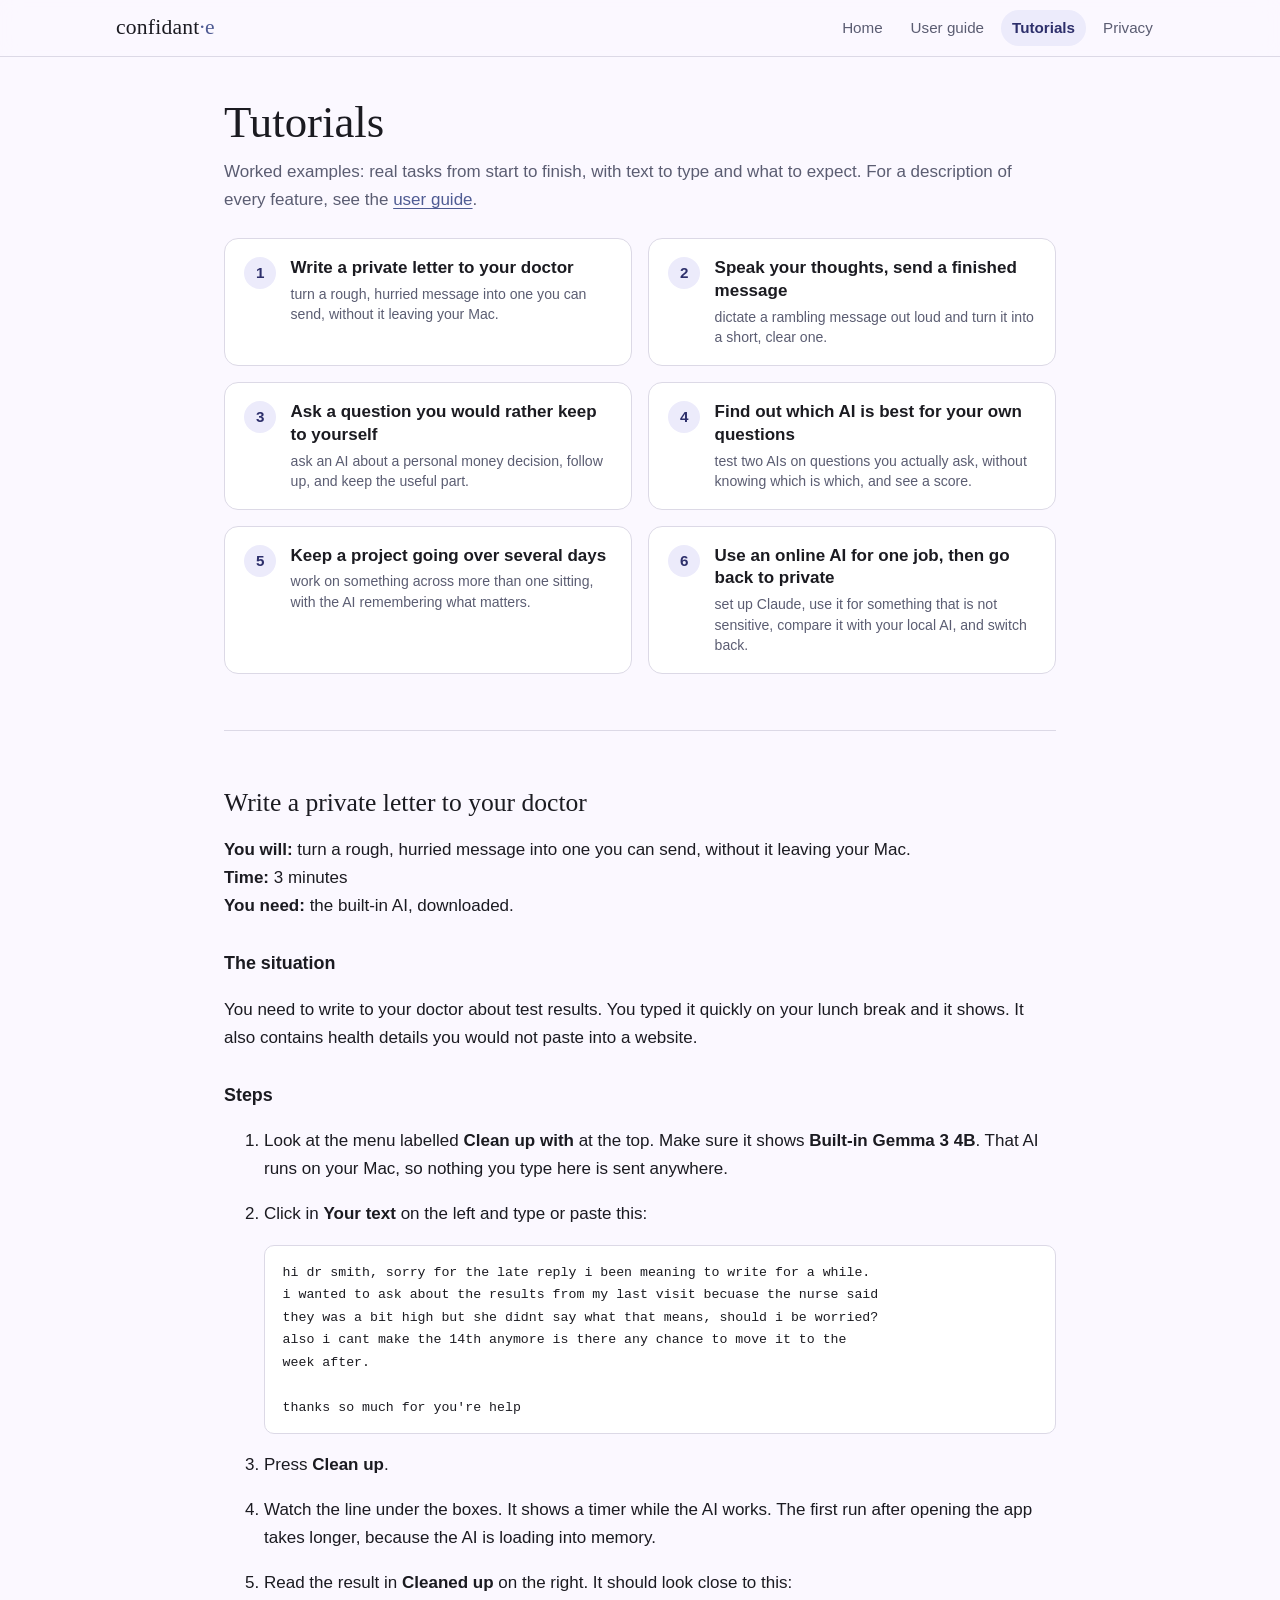
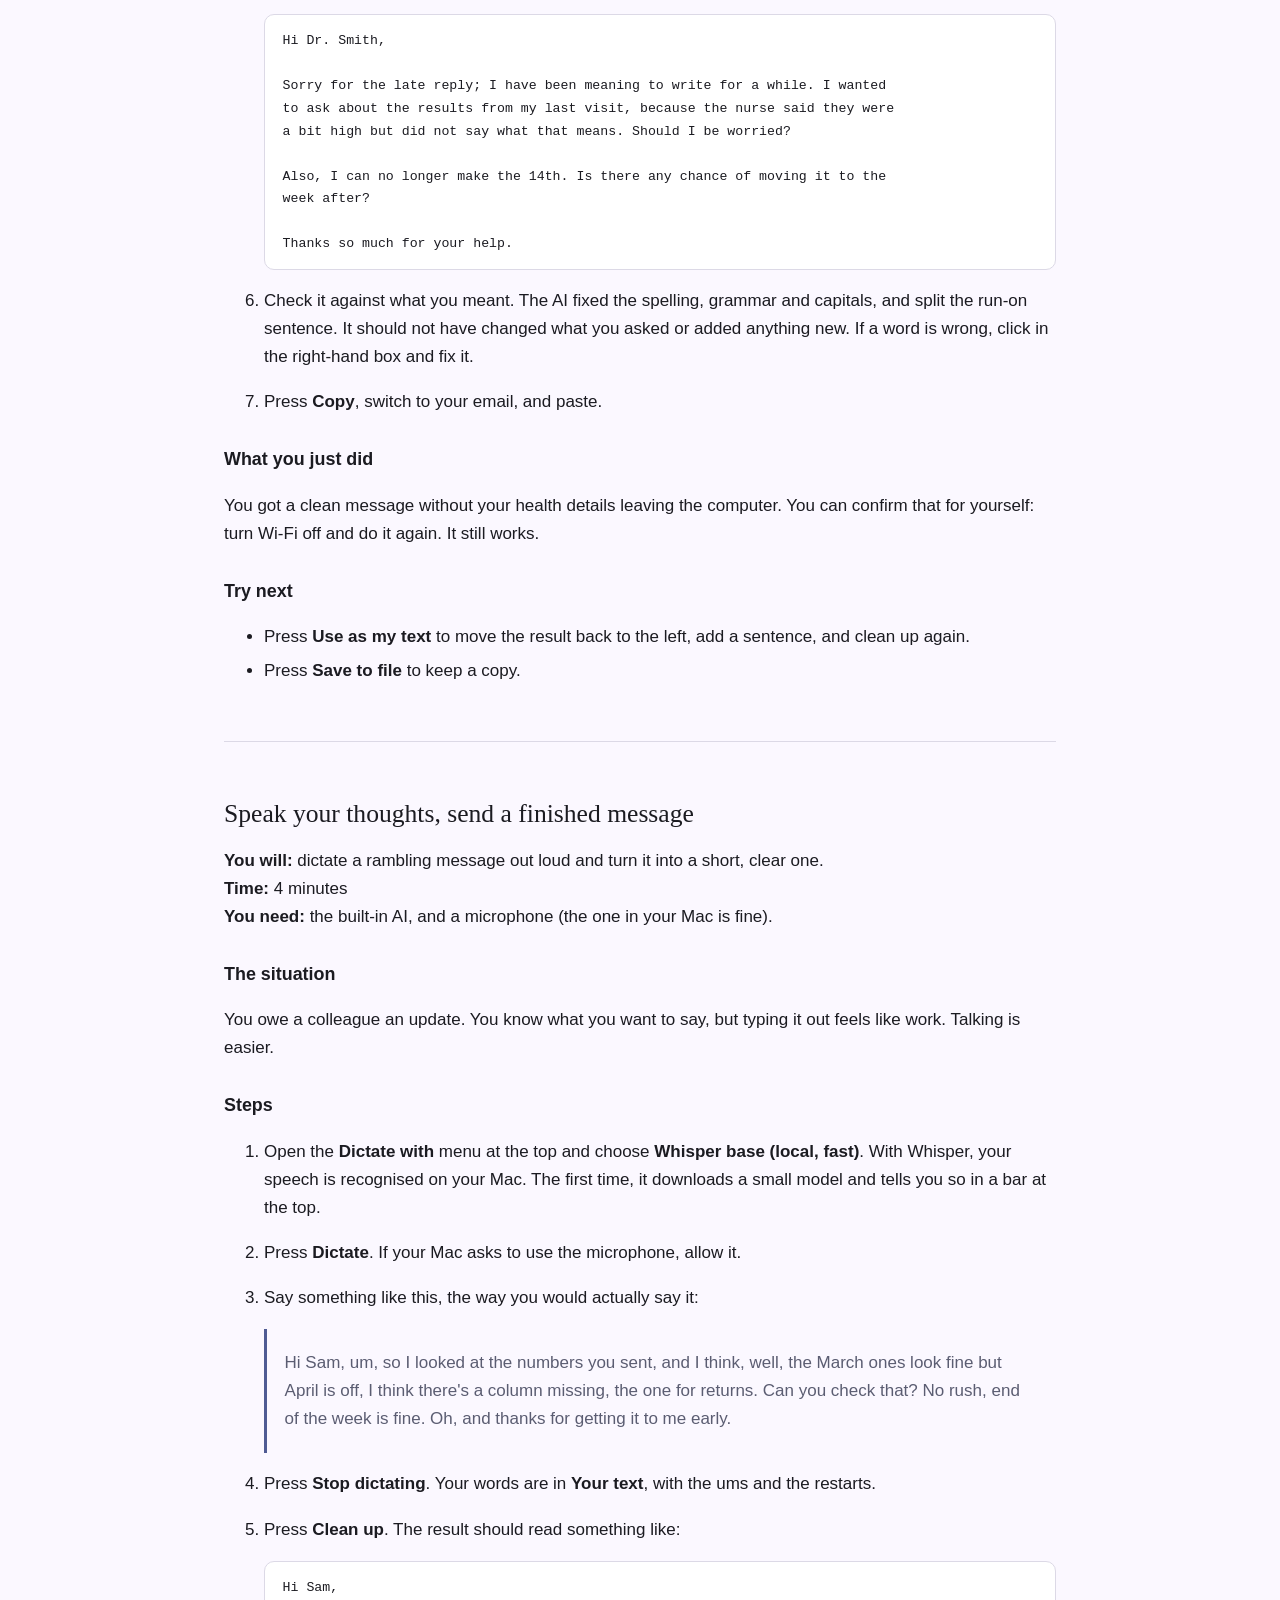
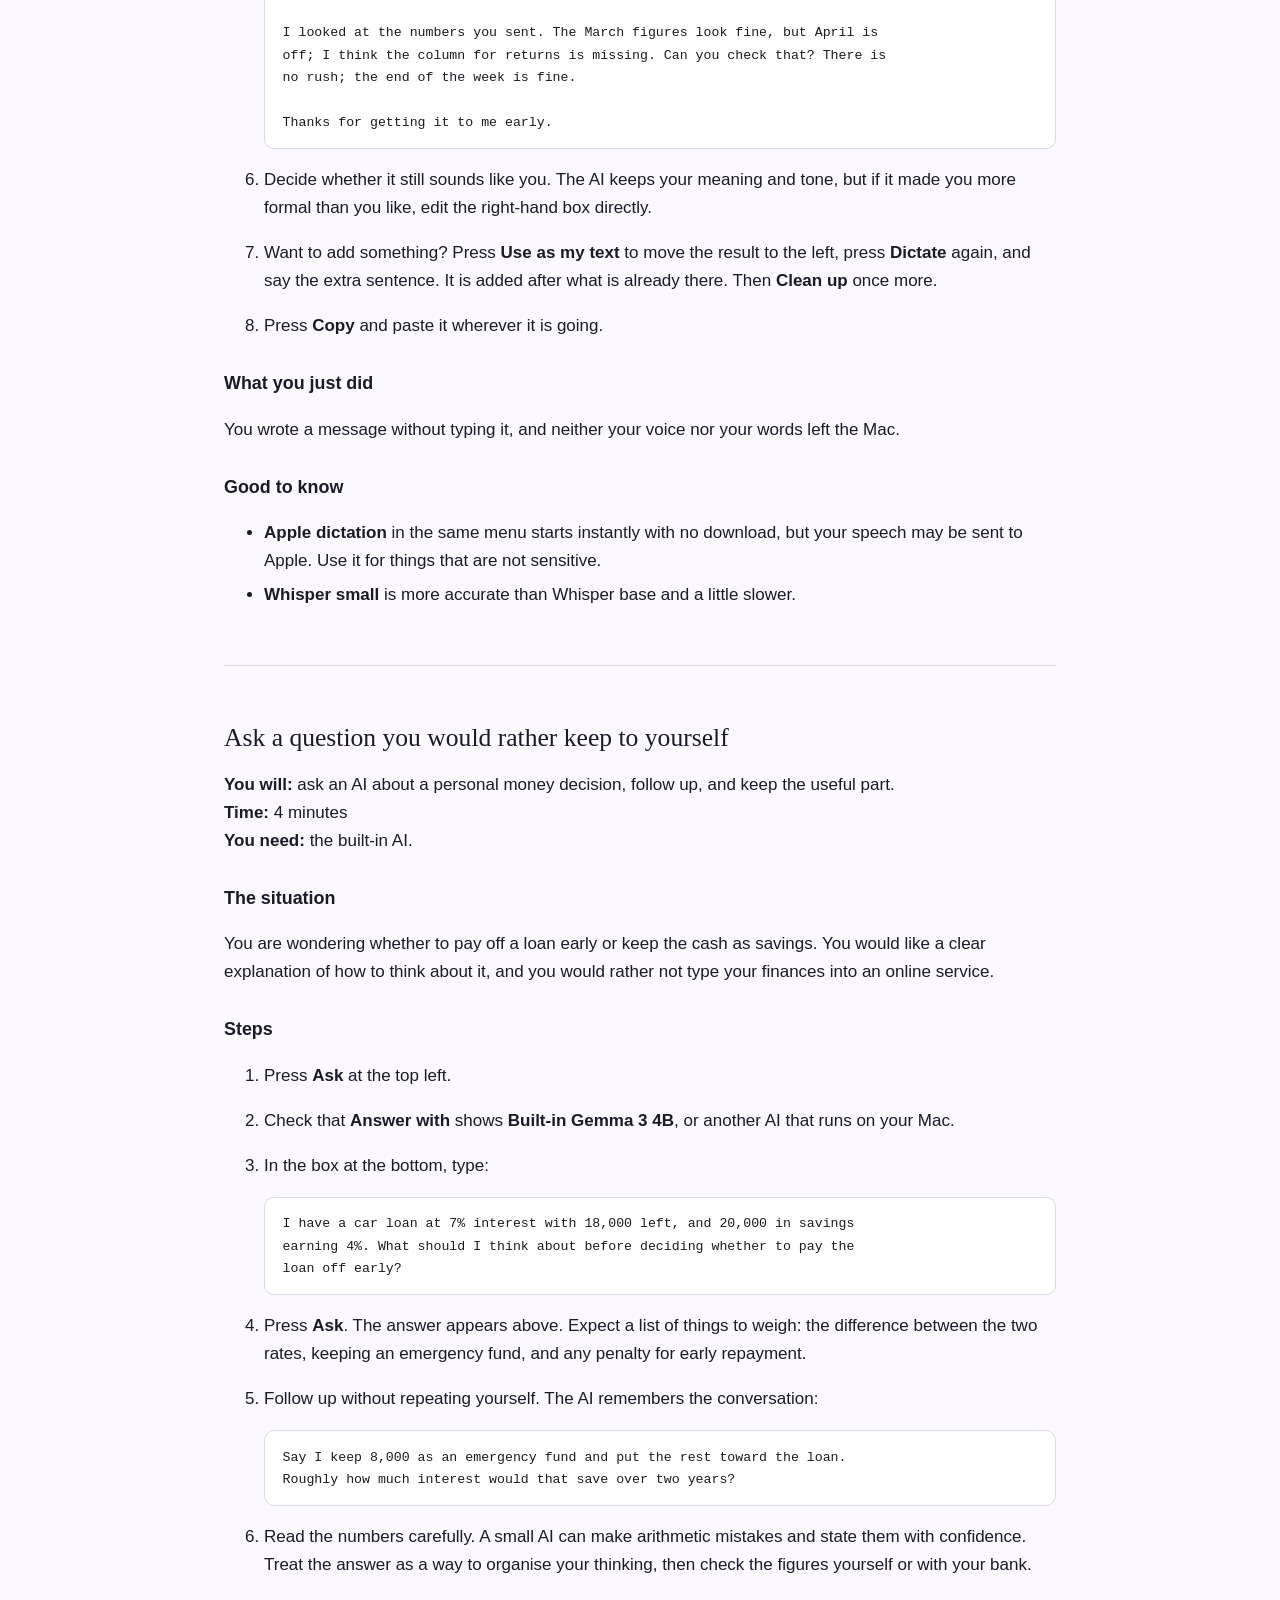
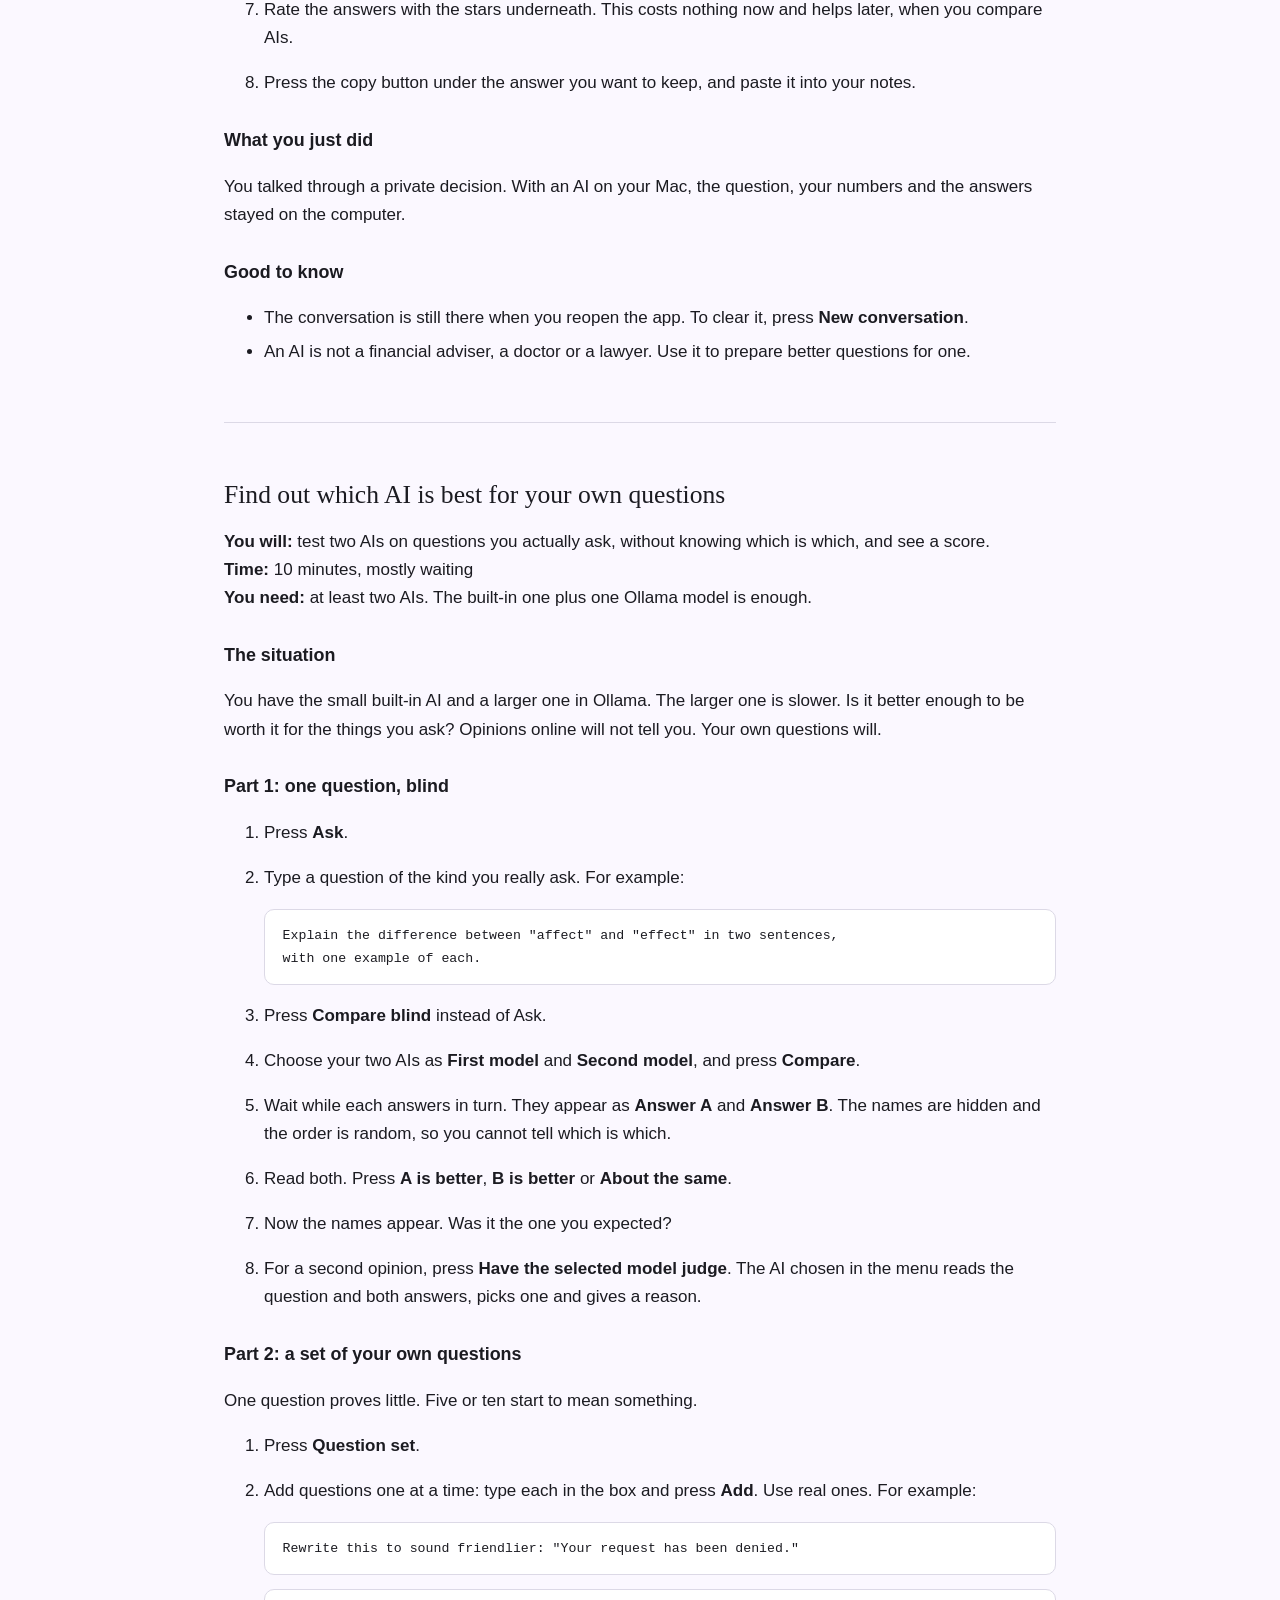
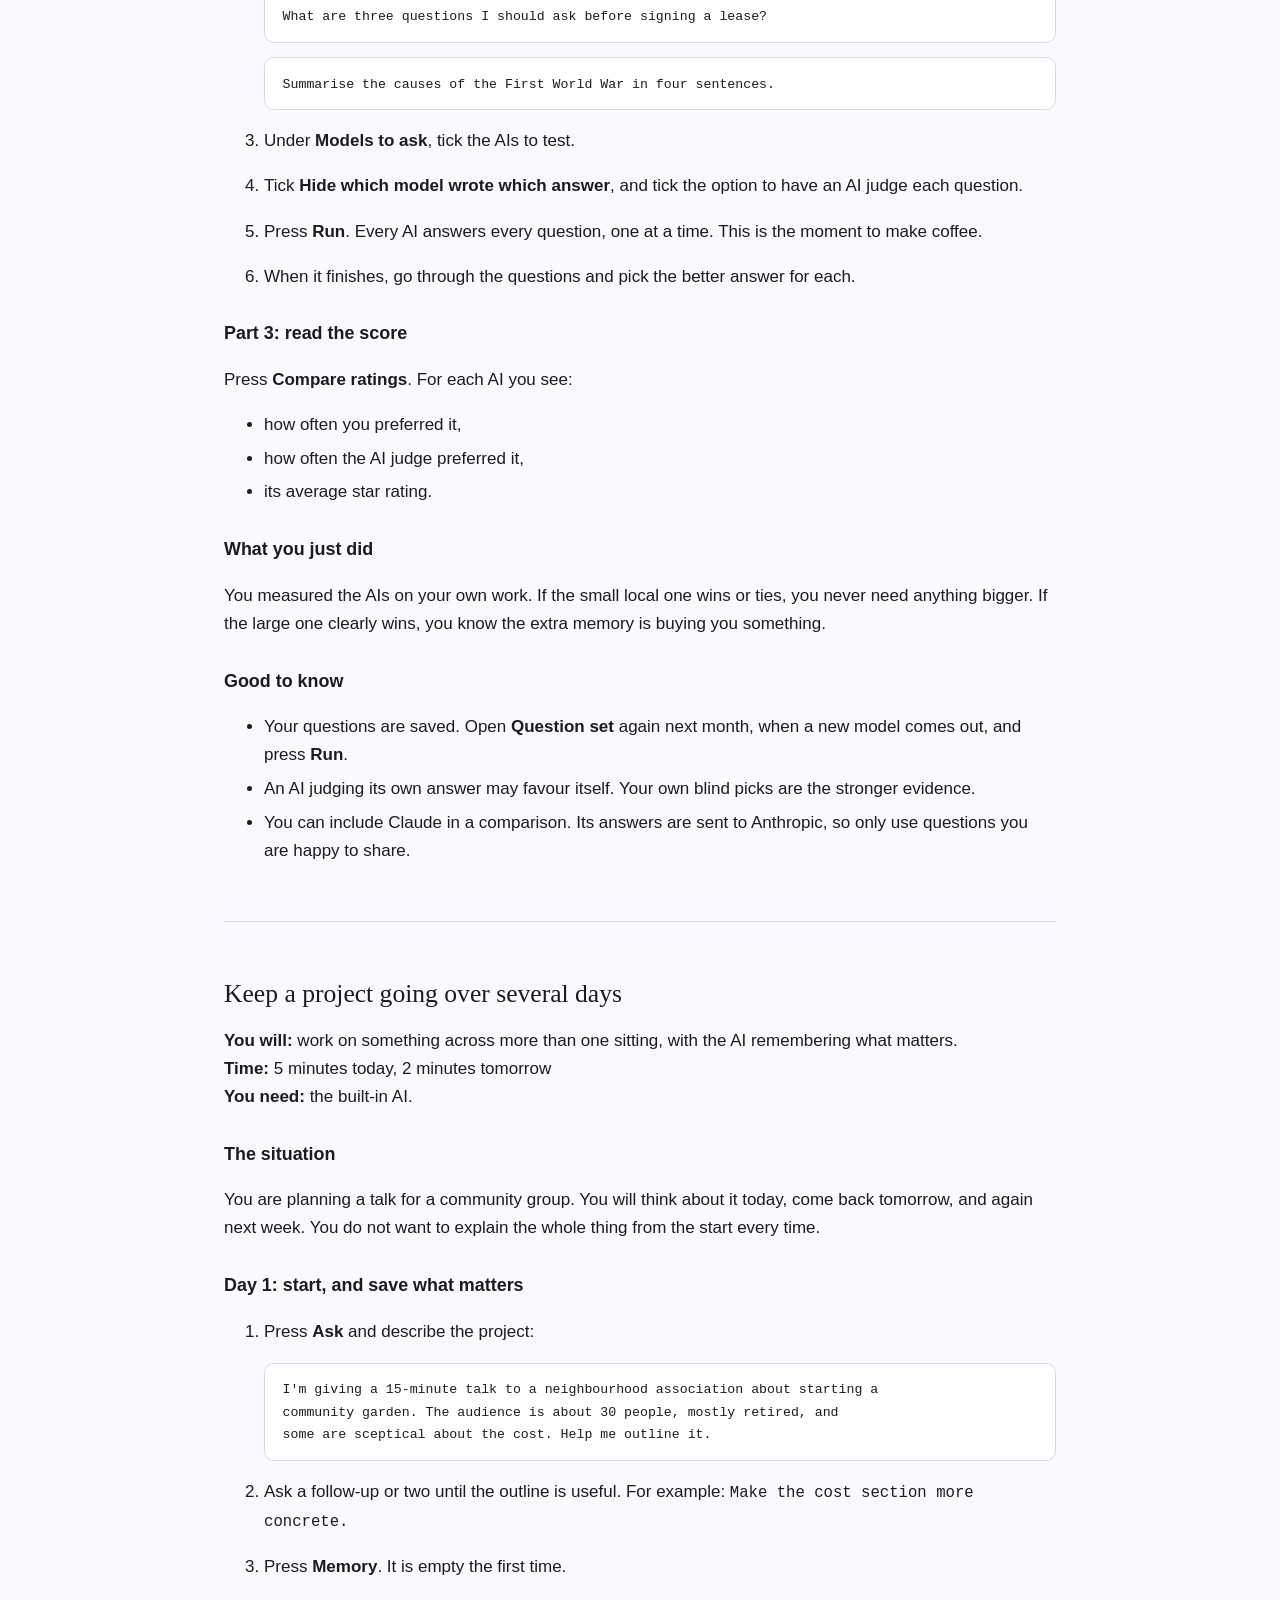
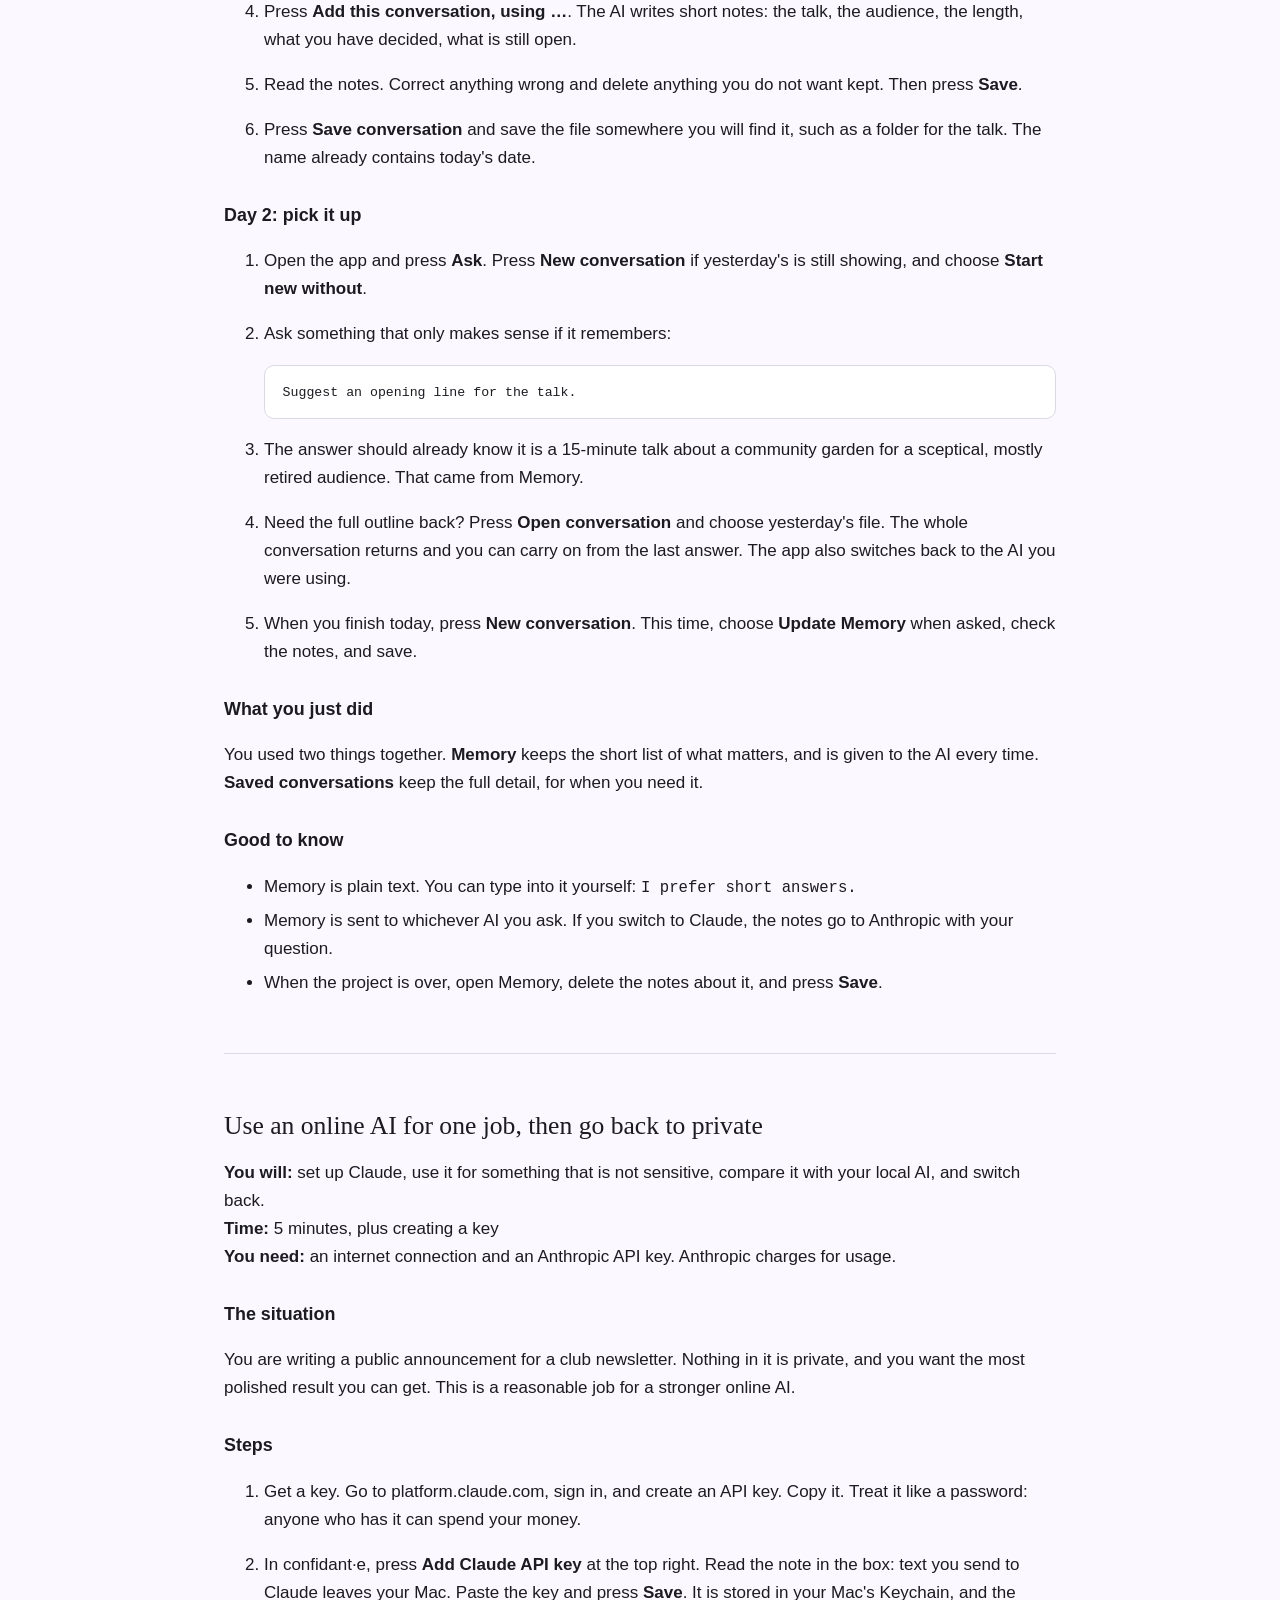
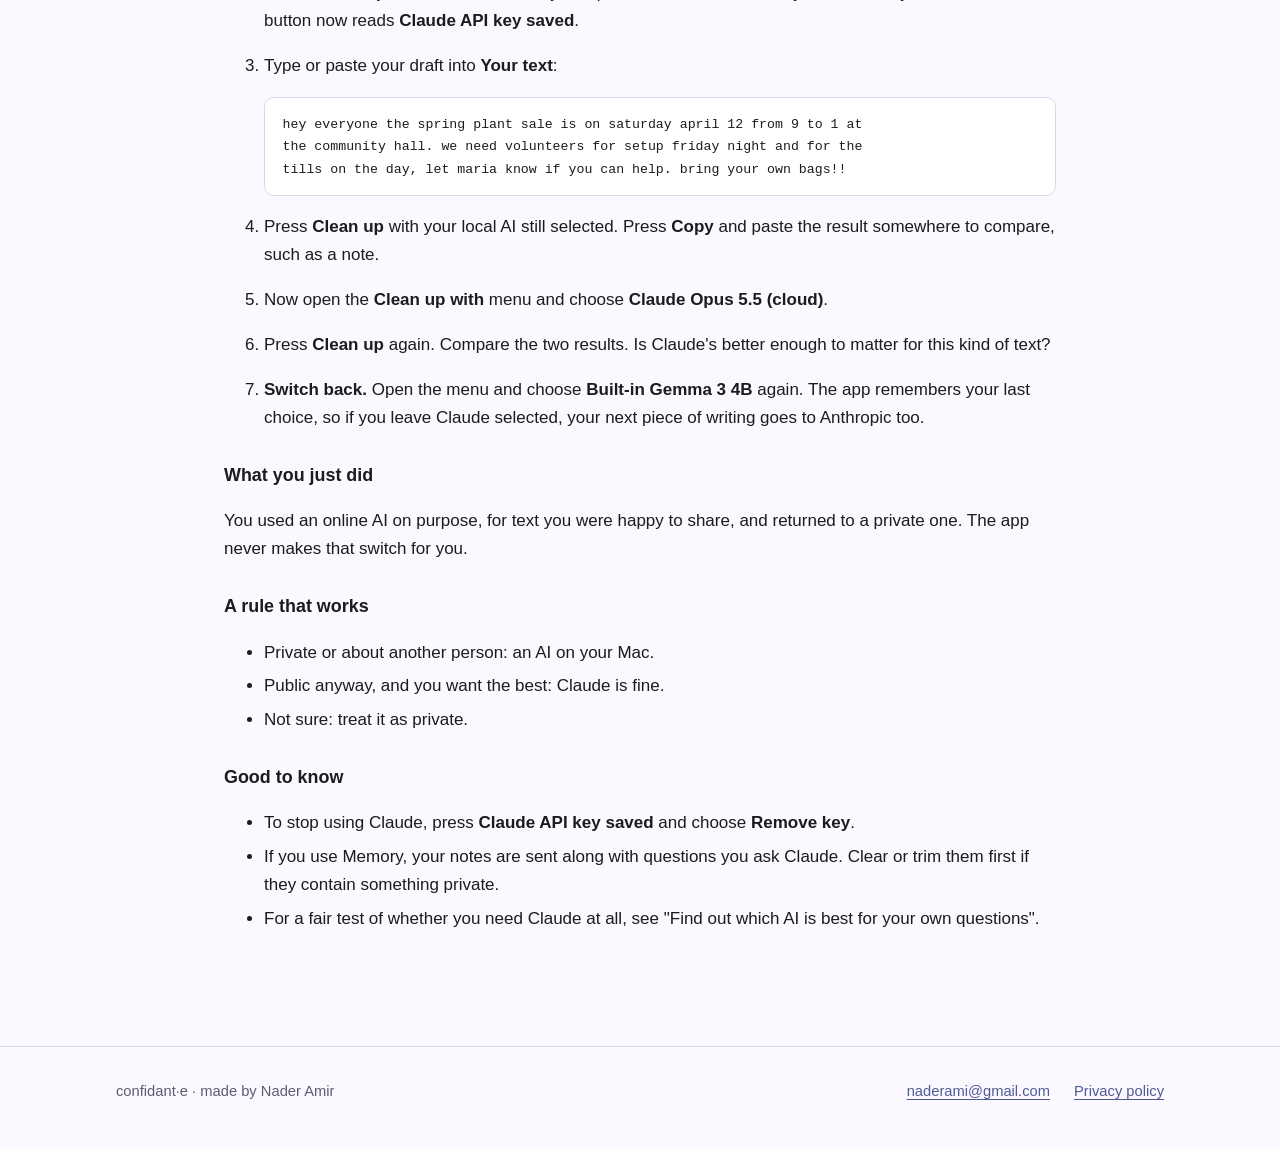
<file: tutorials.html>
<!doctype html>
<html lang="en">
<head>
<meta charset="utf-8">
<meta name="viewport" content="width=device-width, initial-scale=1">
<title>confidant·e tutorials</title>
<meta name="description" content="Worked examples for confidant·e: real tasks from start to finish.">
<link rel="stylesheet" href="site.css">
</head>
<body>
<header class="top"><div class="wrap">
<a class="brand" href="./">confidant<span>·e</span></a>
<nav><a href="./">Home</a><a href="guide.html">User guide</a><a href="tutorials.html" class=here>Tutorials</a><a href="privacy.html">Privacy</a></nav>
</div></header>
<div class="wrap narrow page" style="max-width:52rem"><h1>Tutorials</h1>
<p class="sub">Worked examples: real tasks from start to finish, with text to type and what to expect. For a description of every feature, see the <a href="guide.html">user guide</a>.</p>
<div class="tutorial-list"><a href="#01-private-letter"><span class="n">1</span><span><b>Write a private letter to your doctor</b><small>turn a rough, hurried message into one you can send, without it leaving your Mac.</small></span></a><a href="#02-dictate-a-message"><span class="n">2</span><span><b>Speak your thoughts, send a finished message</b><small>dictate a rambling message out loud and turn it into a short, clear one.</small></span></a><a href="#03-private-question"><span class="n">3</span><span><b>Ask a question you would rather keep to yourself</b><small>ask an AI about a personal money decision, follow up, and keep the useful part.</small></span></a><a href="#04-find-your-best-ai"><span class="n">4</span><span><b>Find out which AI is best for your own questions</b><small>test two AIs on questions you actually ask, without knowing which is which, and see a score.</small></span></a><a href="#05-a-project-over-several-days"><span class="n">5</span><span><b>Keep a project going over several days</b><small>work on something across more than one sitting, with the AI remembering what matters.</small></span></a><a href="#06-online-ai-for-one-job"><span class="n">6</span><span><b>Use an online AI for one job, then go back to private</b><small>set up Claude, use it for something that is not sensitive, compare it with your local AI, and switch back.</small></span></a></div>
<section class="tutorial" id="01-private-letter" style="padding:0">
<h2 id="write-a-private-letter-to-your-doctor">Write a private letter to
your doctor</h2>
<p><strong>You will:</strong> turn a rough, hurried message into one you
can send, without it leaving your Mac.<br />
<strong>Time:</strong> 3 minutes<br />
<strong>You need:</strong> the built-in AI, downloaded.</p>
<h3 id="the-situation">The situation</h3>
<p>You need to write to your doctor about test results. You typed it
quickly on your lunch break and it shows. It also contains health
details you would not paste into a website.</p>
<h3 id="steps">Steps</h3>
<ol type="1">
<li><p>Look at the menu labelled <strong>Clean up with</strong> at the
top. Make sure it shows <strong>Built-in Gemma 3 4B</strong>. That AI
runs on your Mac, so nothing you type here is sent anywhere.</p></li>
<li><p>Click in <strong>Your text</strong> on the left and type or paste
this:</p>
<pre class="text"><code>hi dr smith, sorry for the late reply i been meaning to write for a while.
i wanted to ask about the results from my last visit becuase the nurse said
they was a bit high but she didnt say what that means, should i be worried?
also i cant make the 14th anymore is there any chance to move it to the
week after.

thanks so much for you&#39;re help</code></pre></li>
<li><p>Press <strong>Clean up</strong>.</p></li>
<li><p>Watch the line under the boxes. It shows a timer while the AI
works. The first run after opening the app takes longer, because the AI
is loading into memory.</p></li>
<li><p>Read the result in <strong>Cleaned up</strong> on the right. It
should look close to this:</p>
<pre class="text"><code>Hi Dr. Smith,

Sorry for the late reply; I have been meaning to write for a while. I wanted
to ask about the results from my last visit, because the nurse said they were
a bit high but did not say what that means. Should I be worried?

Also, I can no longer make the 14th. Is there any chance of moving it to the
week after?

Thanks so much for your help.</code></pre></li>
<li><p>Check it against what you meant. The AI fixed the spelling,
grammar and capitals, and split the run-on sentence. It should not have
changed what you asked or added anything new. If a word is wrong, click
in the right-hand box and fix it.</p></li>
<li><p>Press <strong>Copy</strong>, switch to your email, and
paste.</p></li>
</ol>
<h3 id="what-you-just-did">What you just did</h3>
<p>You got a clean message without your health details leaving the
computer. You can confirm that for yourself: turn Wi-Fi off and do it
again. It still works.</p>
<h3 id="try-next">Try next</h3>
<ul>
<li>Press <strong>Use as my text</strong> to move the result back to the
left, add a sentence, and clean up again.</li>
<li>Press <strong>Save to file</strong> to keep a copy.</li>
</ul>
</section>
<section class="tutorial" id="02-dictate-a-message" style="padding:0">
<h2 id="speak-your-thoughts-send-a-finished-message">Speak your
thoughts, send a finished message</h2>
<p><strong>You will:</strong> dictate a rambling message out loud and
turn it into a short, clear one.<br />
<strong>Time:</strong> 4 minutes<br />
<strong>You need:</strong> the built-in AI, and a microphone (the one in
your Mac is fine).</p>
<h3 id="the-situation">The situation</h3>
<p>You owe a colleague an update. You know what you want to say, but
typing it out feels like work. Talking is easier.</p>
<h3 id="steps">Steps</h3>
<ol type="1">
<li><p>Open the <strong>Dictate with</strong> menu at the top and choose
<strong>Whisper base (local, fast)</strong>. With Whisper, your speech
is recognised on your Mac. The first time, it downloads a small model
and tells you so in a bar at the top.</p></li>
<li><p>Press <strong>Dictate</strong>. If your Mac asks to use the
microphone, allow it.</p></li>
<li><p>Say something like this, the way you would actually say it:</p>
<blockquote>
<p>Hi Sam, um, so I looked at the numbers you sent, and I think, well,
the March ones look fine but April is off, I think there's a column
missing, the one for returns. Can you check that? No rush, end of the
week is fine. Oh, and thanks for getting it to me early.</p>
</blockquote></li>
<li><p>Press <strong>Stop dictating</strong>. Your words are in
<strong>Your text</strong>, with the ums and the restarts.</p></li>
<li><p>Press <strong>Clean up</strong>. The result should read something
like:</p>
<pre class="text"><code>Hi Sam,

I looked at the numbers you sent. The March figures look fine, but April is
off; I think the column for returns is missing. Can you check that? There is
no rush; the end of the week is fine.

Thanks for getting it to me early.</code></pre></li>
<li><p>Decide whether it still sounds like you. The AI keeps your
meaning and tone, but if it made you more formal than you like, edit the
right-hand box directly.</p></li>
<li><p>Want to add something? Press <strong>Use as my text</strong> to
move the result to the left, press <strong>Dictate</strong> again, and
say the extra sentence. It is added after what is already there. Then
<strong>Clean up</strong> once more.</p></li>
<li><p>Press <strong>Copy</strong> and paste it wherever it is
going.</p></li>
</ol>
<h3 id="what-you-just-did">What you just did</h3>
<p>You wrote a message without typing it, and neither your voice nor
your words left the Mac.</p>
<h3 id="good-to-know">Good to know</h3>
<ul>
<li><strong>Apple dictation</strong> in the same menu starts instantly
with no download, but your speech may be sent to Apple. Use it for
things that are not sensitive.</li>
<li><strong>Whisper small</strong> is more accurate than Whisper base
and a little slower.</li>
</ul>
</section>
<section class="tutorial" id="03-private-question" style="padding:0">
<h2 id="ask-a-question-you-would-rather-keep-to-yourself">Ask a question
you would rather keep to yourself</h2>
<p><strong>You will:</strong> ask an AI about a personal money decision,
follow up, and keep the useful part.<br />
<strong>Time:</strong> 4 minutes<br />
<strong>You need:</strong> the built-in AI.</p>
<h3 id="the-situation">The situation</h3>
<p>You are wondering whether to pay off a loan early or keep the cash as
savings. You would like a clear explanation of how to think about it,
and you would rather not type your finances into an online service.</p>
<h3 id="steps">Steps</h3>
<ol type="1">
<li><p>Press <strong>Ask</strong> at the top left.</p></li>
<li><p>Check that <strong>Answer with</strong> shows <strong>Built-in
Gemma 3 4B</strong>, or another AI that runs on your Mac.</p></li>
<li><p>In the box at the bottom, type:</p>
<pre class="text"><code>I have a car loan at 7% interest with 18,000 left, and 20,000 in savings
earning 4%. What should I think about before deciding whether to pay the
loan off early?</code></pre></li>
<li><p>Press <strong>Ask</strong>. The answer appears above. Expect a
list of things to weigh: the difference between the two rates, keeping
an emergency fund, and any penalty for early repayment.</p></li>
<li><p>Follow up without repeating yourself. The AI remembers the
conversation:</p>
<pre class="text"><code>Say I keep 8,000 as an emergency fund and put the rest toward the loan.
Roughly how much interest would that save over two years?</code></pre></li>
<li><p>Read the numbers carefully. A small AI can make arithmetic
mistakes and state them with confidence. Treat the answer as a way to
organise your thinking, then check the figures yourself or with your
bank.</p></li>
<li><p>Rate the answers with the stars underneath. This costs nothing
now and helps later, when you compare AIs.</p></li>
<li><p>Press the copy button under the answer you want to keep, and
paste it into your notes.</p></li>
</ol>
<h3 id="what-you-just-did">What you just did</h3>
<p>You talked through a private decision. With an AI on your Mac, the
question, your numbers and the answers stayed on the computer.</p>
<h3 id="good-to-know">Good to know</h3>
<ul>
<li>The conversation is still there when you reopen the app. To clear
it, press <strong>New conversation</strong>.</li>
<li>An AI is not a financial adviser, a doctor or a lawyer. Use it to
prepare better questions for one.</li>
</ul>
</section>
<section class="tutorial" id="04-find-your-best-ai" style="padding:0">
<h2 id="find-out-which-ai-is-best-for-your-own-questions">Find out which
AI is best for your own questions</h2>
<p><strong>You will:</strong> test two AIs on questions you actually
ask, without knowing which is which, and see a score.<br />
<strong>Time:</strong> 10 minutes, mostly waiting<br />
<strong>You need:</strong> at least two AIs. The built-in one plus one
Ollama model is enough.</p>
<h3 id="the-situation">The situation</h3>
<p>You have the small built-in AI and a larger one in Ollama. The larger
one is slower. Is it better enough to be worth it for the things you
ask? Opinions online will not tell you. Your own questions will.</p>
<h3 id="part-1-one-question-blind">Part 1: one question, blind</h3>
<ol type="1">
<li><p>Press <strong>Ask</strong>.</p></li>
<li><p>Type a question of the kind you really ask. For example:</p>
<pre class="text"><code>Explain the difference between &quot;affect&quot; and &quot;effect&quot; in two sentences,
with one example of each.</code></pre></li>
<li><p>Press <strong>Compare blind</strong> instead of Ask.</p></li>
<li><p>Choose your two AIs as <strong>First model</strong> and
<strong>Second model</strong>, and press
<strong>Compare</strong>.</p></li>
<li><p>Wait while each answers in turn. They appear as <strong>Answer
A</strong> and <strong>Answer B</strong>. The names are hidden and the
order is random, so you cannot tell which is which.</p></li>
<li><p>Read both. Press <strong>A is better</strong>, <strong>B is
better</strong> or <strong>About the same</strong>.</p></li>
<li><p>Now the names appear. Was it the one you expected?</p></li>
<li><p>For a second opinion, press <strong>Have the selected model
judge</strong>. The AI chosen in the menu reads the question and both
answers, picks one and gives a reason.</p></li>
</ol>
<h3 id="part-2-a-set-of-your-own-questions">Part 2: a set of your own
questions</h3>
<p>One question proves little. Five or ten start to mean something.</p>
<ol type="1">
<li><p>Press <strong>Question set</strong>.</p></li>
<li><p>Add questions one at a time: type each in the box and press
<strong>Add</strong>. Use real ones. For example:</p>
<pre class="text"><code>Rewrite this to sound friendlier: &quot;Your request has been denied.&quot;</code></pre>
<pre class="text"><code>What are three questions I should ask before signing a lease?</code></pre>
<pre class="text"><code>Summarise the causes of the First World War in four sentences.</code></pre></li>
<li><p>Under <strong>Models to ask</strong>, tick the AIs to
test.</p></li>
<li><p>Tick <strong>Hide which model wrote which answer</strong>, and
tick the option to have an AI judge each question.</p></li>
<li><p>Press <strong>Run</strong>. Every AI answers every question, one
at a time. This is the moment to make coffee.</p></li>
<li><p>When it finishes, go through the questions and pick the better
answer for each.</p></li>
</ol>
<h3 id="part-3-read-the-score">Part 3: read the score</h3>
<p>Press <strong>Compare ratings</strong>. For each AI you see:</p>
<ul>
<li>how often you preferred it,</li>
<li>how often the AI judge preferred it,</li>
<li>its average star rating.</li>
</ul>
<h3 id="what-you-just-did">What you just did</h3>
<p>You measured the AIs on your own work. If the small local one wins or
ties, you never need anything bigger. If the large one clearly wins, you
know the extra memory is buying you something.</p>
<h3 id="good-to-know">Good to know</h3>
<ul>
<li>Your questions are saved. Open <strong>Question set</strong> again
next month, when a new model comes out, and press
<strong>Run</strong>.</li>
<li>An AI judging its own answer may favour itself. Your own blind picks
are the stronger evidence.</li>
<li>You can include Claude in a comparison. Its answers are sent to
Anthropic, so only use questions you are happy to share.</li>
</ul>
</section>
<section class="tutorial" id="05-a-project-over-several-days" style="padding:0">
<h2 id="keep-a-project-going-over-several-days">Keep a project going
over several days</h2>
<p><strong>You will:</strong> work on something across more than one
sitting, with the AI remembering what matters.<br />
<strong>Time:</strong> 5 minutes today, 2 minutes tomorrow<br />
<strong>You need:</strong> the built-in AI.</p>
<h3 id="the-situation">The situation</h3>
<p>You are planning a talk for a community group. You will think about
it today, come back tomorrow, and again next week. You do not want to
explain the whole thing from the start every time.</p>
<h3 id="day-1-start-and-save-what-matters">Day 1: start, and save what
matters</h3>
<ol type="1">
<li><p>Press <strong>Ask</strong> and describe the project:</p>
<pre class="text"><code>I&#39;m giving a 15-minute talk to a neighbourhood association about starting a
community garden. The audience is about 30 people, mostly retired, and
some are sceptical about the cost. Help me outline it.</code></pre></li>
<li><p>Ask a follow-up or two until the outline is useful. For example:
<code>Make the cost section more concrete.</code></p></li>
<li><p>Press <strong>Memory</strong>. It is empty the first
time.</p></li>
<li><p>Press <strong>Add this conversation, using …</strong>. The AI
writes short notes: the talk, the audience, the length, what you have
decided, what is still open.</p></li>
<li><p>Read the notes. Correct anything wrong and delete anything you do
not want kept. Then press <strong>Save</strong>.</p></li>
<li><p>Press <strong>Save conversation</strong> and save the file
somewhere you will find it, such as a folder for the talk. The name
already contains today's date.</p></li>
</ol>
<h3 id="day-2-pick-it-up">Day 2: pick it up</h3>
<ol type="1">
<li><p>Open the app and press <strong>Ask</strong>. Press <strong>New
conversation</strong> if yesterday's is still showing, and choose
<strong>Start new without</strong>.</p></li>
<li><p>Ask something that only makes sense if it remembers:</p>
<pre class="text"><code>Suggest an opening line for the talk.</code></pre></li>
<li><p>The answer should already know it is a 15-minute talk about a
community garden for a sceptical, mostly retired audience. That came
from Memory.</p></li>
<li><p>Need the full outline back? Press <strong>Open
conversation</strong> and choose yesterday's file. The whole
conversation returns and you can carry on from the last answer. The app
also switches back to the AI you were using.</p></li>
<li><p>When you finish today, press <strong>New conversation</strong>.
This time, choose <strong>Update Memory</strong> when asked, check the
notes, and save.</p></li>
</ol>
<h3 id="what-you-just-did">What you just did</h3>
<p>You used two things together. <strong>Memory</strong> keeps the short
list of what matters, and is given to the AI every time. <strong>Saved
conversations</strong> keep the full detail, for when you need it.</p>
<h3 id="good-to-know">Good to know</h3>
<ul>
<li>Memory is plain text. You can type into it yourself:
<code>I prefer short answers.</code></li>
<li>Memory is sent to whichever AI you ask. If you switch to Claude, the
notes go to Anthropic with your question.</li>
<li>When the project is over, open Memory, delete the notes about it,
and press <strong>Save</strong>.</li>
</ul>
</section>
<section class="tutorial" id="06-online-ai-for-one-job" style="padding:0">
<h2 id="use-an-online-ai-for-one-job-then-go-back-to-private">Use an
online AI for one job, then go back to private</h2>
<p><strong>You will:</strong> set up Claude, use it for something that
is not sensitive, compare it with your local AI, and switch back.<br />
<strong>Time:</strong> 5 minutes, plus creating a key<br />
<strong>You need:</strong> an internet connection and an Anthropic API
key. Anthropic charges for usage.</p>
<h3 id="the-situation">The situation</h3>
<p>You are writing a public announcement for a club newsletter. Nothing
in it is private, and you want the most polished result you can get.
This is a reasonable job for a stronger online AI.</p>
<h3 id="steps">Steps</h3>
<ol type="1">
<li><p>Get a key. Go to platform.claude.com, sign in, and create an API
key. Copy it. Treat it like a password: anyone who has it can spend your
money.</p></li>
<li><p>In confidant·e, press <strong>Add Claude API key</strong> at the
top right. Read the note in the box: text you send to Claude leaves your
Mac. Paste the key and press <strong>Save</strong>. It is stored in your
Mac's Keychain, and the button now reads <strong>Claude API key
saved</strong>.</p></li>
<li><p>Type or paste your draft into <strong>Your text</strong>:</p>
<pre class="text"><code>hey everyone the spring plant sale is on saturday april 12 from 9 to 1 at
the community hall. we need volunteers for setup friday night and for the
tills on the day, let maria know if you can help. bring your own bags!!</code></pre></li>
<li><p>Press <strong>Clean up</strong> with your local AI still
selected. Press <strong>Copy</strong> and paste the result somewhere to
compare, such as a note.</p></li>
<li><p>Now open the <strong>Clean up with</strong> menu and choose
<strong>Claude Opus 5.5 (cloud)</strong>.</p></li>
<li><p>Press <strong>Clean up</strong> again. Compare the two results.
Is Claude's better enough to matter for this kind of text?</p></li>
<li><p><strong>Switch back.</strong> Open the menu and choose
<strong>Built-in Gemma 3 4B</strong> again. The app remembers your last
choice, so if you leave Claude selected, your next piece of writing goes
to Anthropic too.</p></li>
</ol>
<h3 id="what-you-just-did">What you just did</h3>
<p>You used an online AI on purpose, for text you were happy to share,
and returned to a private one. The app never makes that switch for
you.</p>
<h3 id="a-rule-that-works">A rule that works</h3>
<ul>
<li>Private or about another person: an AI on your Mac.</li>
<li>Public anyway, and you want the best: Claude is fine.</li>
<li>Not sure: treat it as private.</li>
</ul>
<h3 id="good-to-know">Good to know</h3>
<ul>
<li>To stop using Claude, press <strong>Claude API key saved</strong>
and choose <strong>Remove key</strong>.</li>
<li>If you use Memory, your notes are sent along with questions you ask
Claude. Clear or trim them first if they contain something private.</li>
<li>For a fair test of whether you need Claude at all, see "Find out
which AI is best for your own questions".</li>
</ul>
</section></div>
<footer><div class="wrap">
<span>confidant·e · made by Nader Amir</span>
<a href="mailto:naderami@gmail.com">naderami@gmail.com</a>
<a href="privacy.html">Privacy policy</a>
</div></footer>
</body>
</html>
</file>
<file: site.css>
:root {
  color-scheme: light dark;
  --ink: #1b1b21;
  --soft: #5b5d72;
  --bg: #fbf8ff;
  --card: #ffffff;
  --line: #dcd9e6;
  --indigo: #4f5b93;
  --indigo-deep: #3a4474;
  --tint: #ecebfb;
  --tint-ink: #2d2f6b;
  --private-bg: #e1f5ee;
  --private-ink: #085041;
  --online-bg: #faeeda;
  --online-ink: #633806;
  --serif: Georgia, "Iowan Old Style", "Times New Roman", serif;
  --sans: -apple-system, BlinkMacSystemFont, "Segoe UI", Roboto, sans-serif;
}
@media (prefers-color-scheme: dark) {
  :root {
    --ink: #e7e4ee;
    --soft: #b6b3c6;
    --bg: #131318;
    --card: #1c1c24;
    --line: #34343f;
    --indigo: #5661a0;
    --indigo-deep: #2f3764;
    --tint: #2a2b52;
    --tint-ink: #d9dbff;
    --private-bg: #0b3b31;
    --private-ink: #a8e6d2;
    --online-bg: #4a2c08;
    --online-ink: #fbd08a;
  }
}
* { box-sizing: border-box; }
html { scroll-behavior: smooth; scroll-padding-top: 5rem; }
body {
  margin: 0;
  font: 17px/1.65 var(--sans);
  color: var(--ink);
  background: var(--bg);
  -webkit-font-smoothing: antialiased;
}
a { color: var(--indigo); text-underline-offset: 3px; }
@media (prefers-color-scheme: dark) { a { color: #b9c0ff; } }
img, audio, video { max-width: 100%; }
.wrap { max-width: 68rem; margin: 0 auto; padding: 0 1.25rem; }
.narrow { max-width: 46rem; }

/* Top bar */
.top {
  position: sticky; top: 0; z-index: 10;
  background: color-mix(in srgb, var(--bg) 88%, transparent);
  backdrop-filter: saturate(1.4) blur(10px);
  -webkit-backdrop-filter: saturate(1.4) blur(10px);
  border-bottom: 1px solid var(--line);
}
.top .wrap { display: flex; align-items: center; gap: 0.25rem 1.5rem; flex-wrap: wrap; min-height: 3.5rem; }
.brand { font-family: var(--serif); font-size: 1.35rem; color: var(--ink); text-decoration: none; margin-right: auto; letter-spacing: 0.01em; }
.brand span { color: var(--indigo); }
@media (prefers-color-scheme: dark) { .brand span { color: #b9c0ff; } }
.top nav { display: flex; flex-wrap: wrap; gap: 0.15rem 0.35rem; }
.top nav a { color: var(--soft); text-decoration: none; font-size: 0.95rem; padding: 0.35rem 0.7rem; border-radius: 999px; }
.top nav a:hover { color: var(--ink); background: var(--tint); }
.top nav a.here { color: var(--tint-ink); background: var(--tint); font-weight: 600; }

/* Landing page */
.hero { background: var(--indigo); color: #fff; padding: 4.5rem 0 12rem; text-align: center; }
@media (prefers-color-scheme: dark) { .hero { background: var(--indigo-deep); } }
.hero svg { width: 2.6rem; height: 2.6rem; opacity: 0.9; }
.hero h1 { font-family: var(--serif); font-weight: 400; font-size: clamp(2.2rem, 5.2vw, 3.6rem); line-height: 1.12; margin: 1rem auto 1rem; max-width: 16em; text-wrap: balance; }
.hero p.lead { font-size: clamp(1.05rem, 2vw, 1.25rem); max-width: 36rem; margin: 0 auto 2rem; opacity: 0.92; text-wrap: pretty; }
.buttons { display: flex; gap: 0.75rem; justify-content: center; flex-wrap: wrap; }
.button { display: inline-block; padding: 0.7rem 1.4rem; border-radius: 999px; text-decoration: none; font-weight: 600; font-size: 1rem; border: 1.5px solid #fff; }
.button.solid { background: #fff; color: var(--indigo-deep); }
.button.line { color: #fff; }
.button:hover { transform: translateY(-1px); }
.hero .soon { margin-top: 1.25rem; font-size: 0.9rem; opacity: 0.8; }
.shot { margin: -9rem auto 0; max-width: 62rem; padding: 0 1.25rem; }
.shot img, .gallery img { display: block; width: 100%; height: auto; border-radius: 12px; border: 1px solid var(--line); box-shadow: 0 24px 60px -24px rgba(20, 22, 60, 0.45); background: var(--card); }

section { padding: 4.5rem 0 0; }
section > .wrap > h2, .center h2 { font-family: var(--serif); font-weight: 400; font-size: clamp(1.6rem, 3.4vw, 2.3rem); line-height: 1.2; margin: 0 0 0.6rem; text-wrap: balance; }
.center { text-align: center; }
.center p.intro { color: var(--soft); max-width: 40rem; margin: 0 auto 2rem; text-wrap: pretty; }

.bars { display: grid; gap: 0.75rem; max-width: 46rem; margin: 0 auto; text-align: left; }
.bar { display: flex; align-items: center; gap: 0.75rem; padding: 0.8rem 1.1rem; border-radius: 10px; font-size: 0.98rem; }
.bar svg { width: 1.3rem; height: 1.3rem; flex: none; }
.bar b { font-weight: 650; }
.bar.private { background: var(--private-bg); color: var(--private-ink); }
.bar.online { background: var(--online-bg); color: var(--online-ink); }

.grid { display: grid; grid-template-columns: repeat(auto-fit, minmax(17rem, 1fr)); gap: 1rem; text-align: left; }
.card { background: var(--card); border: 1px solid var(--line); border-radius: 14px; padding: 1.4rem 1.4rem 1.2rem; }
.card h3 { margin: 0.9rem 0 0.3rem; font-size: 1.1rem; }
.card p { margin: 0; color: var(--soft); font-size: 0.98rem; }
.icon { width: 2.6rem; height: 2.6rem; border-radius: 10px; background: var(--tint); color: var(--tint-ink); display: grid; place-items: center; }
.icon svg { width: 1.35rem; height: 1.35rem; }
.gallery { display: grid; grid-template-columns: repeat(auto-fit, minmax(20rem, 1fr)); gap: 1.5rem; }
.gallery figure { margin: 0; }
.gallery figcaption { color: var(--soft); font-size: 0.93rem; margin-top: 0.7rem; text-align: center; }
.gallery img { box-shadow: 0 14px 34px -18px rgba(20, 22, 60, 0.4); }

.listen { background: var(--tint); color: var(--tint-ink); border-radius: 16px; padding: 1.75rem; max-width: 46rem; margin: 0 auto; text-align: left; }
.listen h2 { font-family: var(--serif); font-weight: 400; font-size: 1.5rem; margin: 0 0 0.3rem; }
.listen p { margin: 0 0 1rem; }
.listen audio { width: 100%; }

/* Reading pages */
.page { padding: 2.5rem 0 1rem; }
.page h1 { font-family: var(--serif); font-weight: 400; font-size: clamp(2rem, 4.5vw, 2.8rem); line-height: 1.15; margin: 0 0 0.6rem; }
.page h2 { font-family: var(--serif); font-weight: 400; font-size: 1.6rem; line-height: 1.25; margin: 3rem 0 0.6rem; padding-top: 0.5rem; }
.page h3 { font-size: 1.12rem; margin: 1.8rem 0 0.3rem; }
.page h4 { font-size: 1rem; margin: 1.4rem 0 0.3rem; }
.page li { margin: 0.35rem 0; }
.sub { color: var(--soft); margin: 0 0 1.5rem; }
.note { font-size: 0.87rem; color: var(--soft); margin: 0.3rem 0 1.2rem; }
.page audio, .page video { width: 100%; margin: 0.6rem 0 0; }
.table { overflow-x: auto; margin: 1.2rem 0; border: 1px solid var(--line); border-radius: 12px; background: var(--card); }
table { border-collapse: collapse; width: 100%; font-size: 0.95rem; }
th, td { text-align: left; vertical-align: top; padding: 0.7rem 0.95rem; border-bottom: 1px solid var(--line); }
tr:last-child td { border-bottom: 0; }
th { background: var(--tint); color: var(--tint-ink); font-weight: 600; }
pre { background: var(--card); border: 1px solid var(--line); padding: 0.9rem 1.1rem; border-radius: 10px; overflow-x: auto; font-size: 0.9rem; line-height: 1.55; white-space: pre-wrap; }
code { font-family: ui-monospace, SFMono-Regular, Menlo, monospace; font-size: 0.92em; }
blockquote { margin: 1rem 0; padding: 0.2rem 1.1rem; border-left: 3px solid var(--indigo); color: var(--soft); }

.with-toc { display: grid; grid-template-columns: minmax(0, 1fr); gap: 3rem; }
.toc { display: none; }
@media (min-width: 62rem) {
  .with-toc { grid-template-columns: 15rem minmax(0, 46rem); }
  .toc { display: block; position: sticky; top: 5rem; align-self: start; max-height: calc(100vh - 6rem); overflow: auto; font-size: 0.93rem; padding-top: 3rem; }
  .toc p { margin: 0 0 0.5rem; font-weight: 600; color: var(--soft); font-size: 0.8rem; letter-spacing: 0.06em; text-transform: uppercase; }
  .toc a { display: block; padding: 0.3rem 0.7rem; border-radius: 8px; color: var(--soft); text-decoration: none; }
  .toc a:hover { background: var(--tint); color: var(--tint-ink); }
}

.tutorial-list { display: grid; grid-template-columns: repeat(auto-fit, minmax(17rem, 1fr)); gap: 1rem; margin: 1.5rem 0 1rem; }
.tutorial-list a { display: flex; gap: 0.9rem; align-items: flex-start; background: var(--card); border: 1px solid var(--line); border-radius: 14px; padding: 1.1rem 1.2rem; text-decoration: none; color: var(--ink); }
.tutorial-list a:hover { border-color: var(--indigo); }
.tutorial-list .n { flex: none; width: 2rem; height: 2rem; border-radius: 50%; background: var(--tint); color: var(--tint-ink); display: grid; place-items: center; font-weight: 650; font-size: 0.95rem; }
.tutorial-list b { display: block; font-weight: 600; line-height: 1.35; }
.tutorial-list small { color: var(--soft); font-size: 0.88rem; display: block; margin-top: 0.25rem; line-height: 1.45; }
.tutorial { border-top: 1px solid var(--line); margin-top: 3.5rem; }

footer { margin-top: 5rem; border-top: 1px solid var(--line); padding: 2rem 0 3rem; color: var(--soft); font-size: 0.92rem; }
footer .wrap { display: flex; flex-wrap: wrap; gap: 0.5rem 1.5rem; }
footer .wrap > :first-child { margin-right: auto; }
</file>
